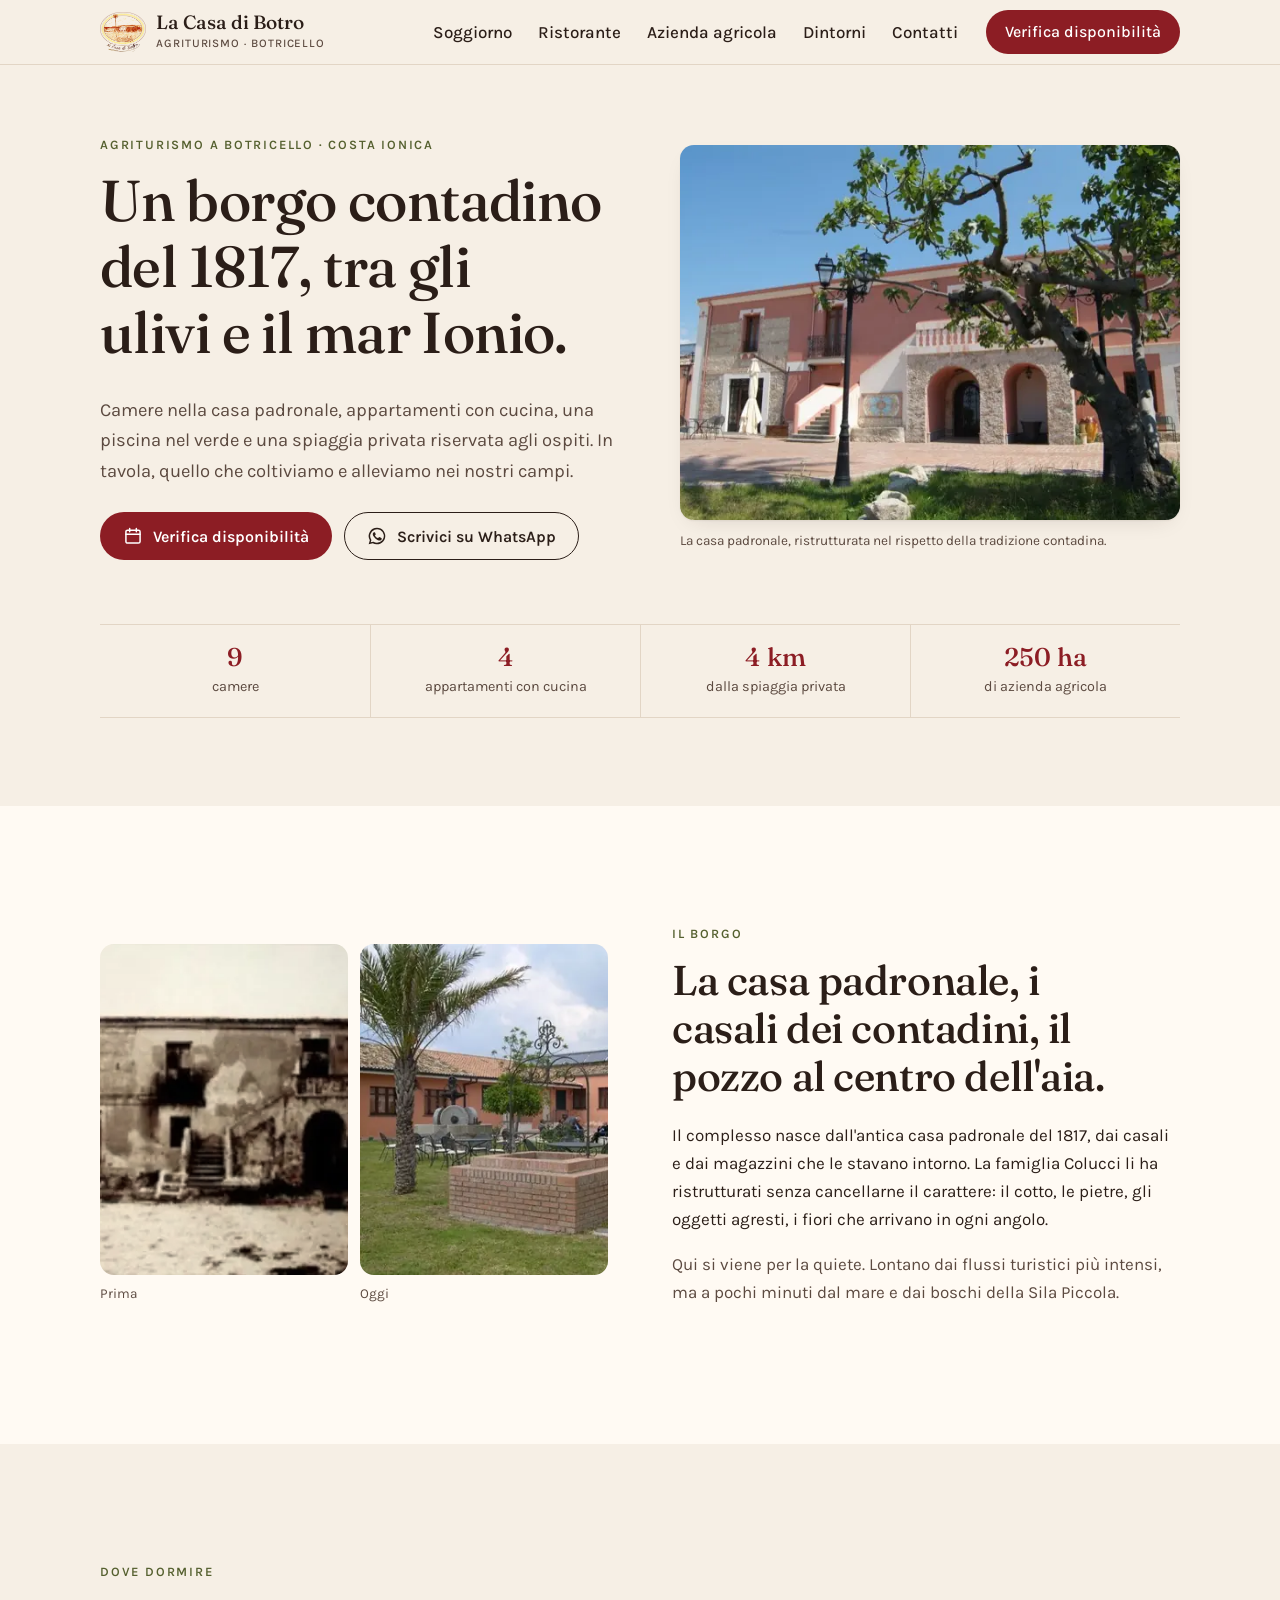
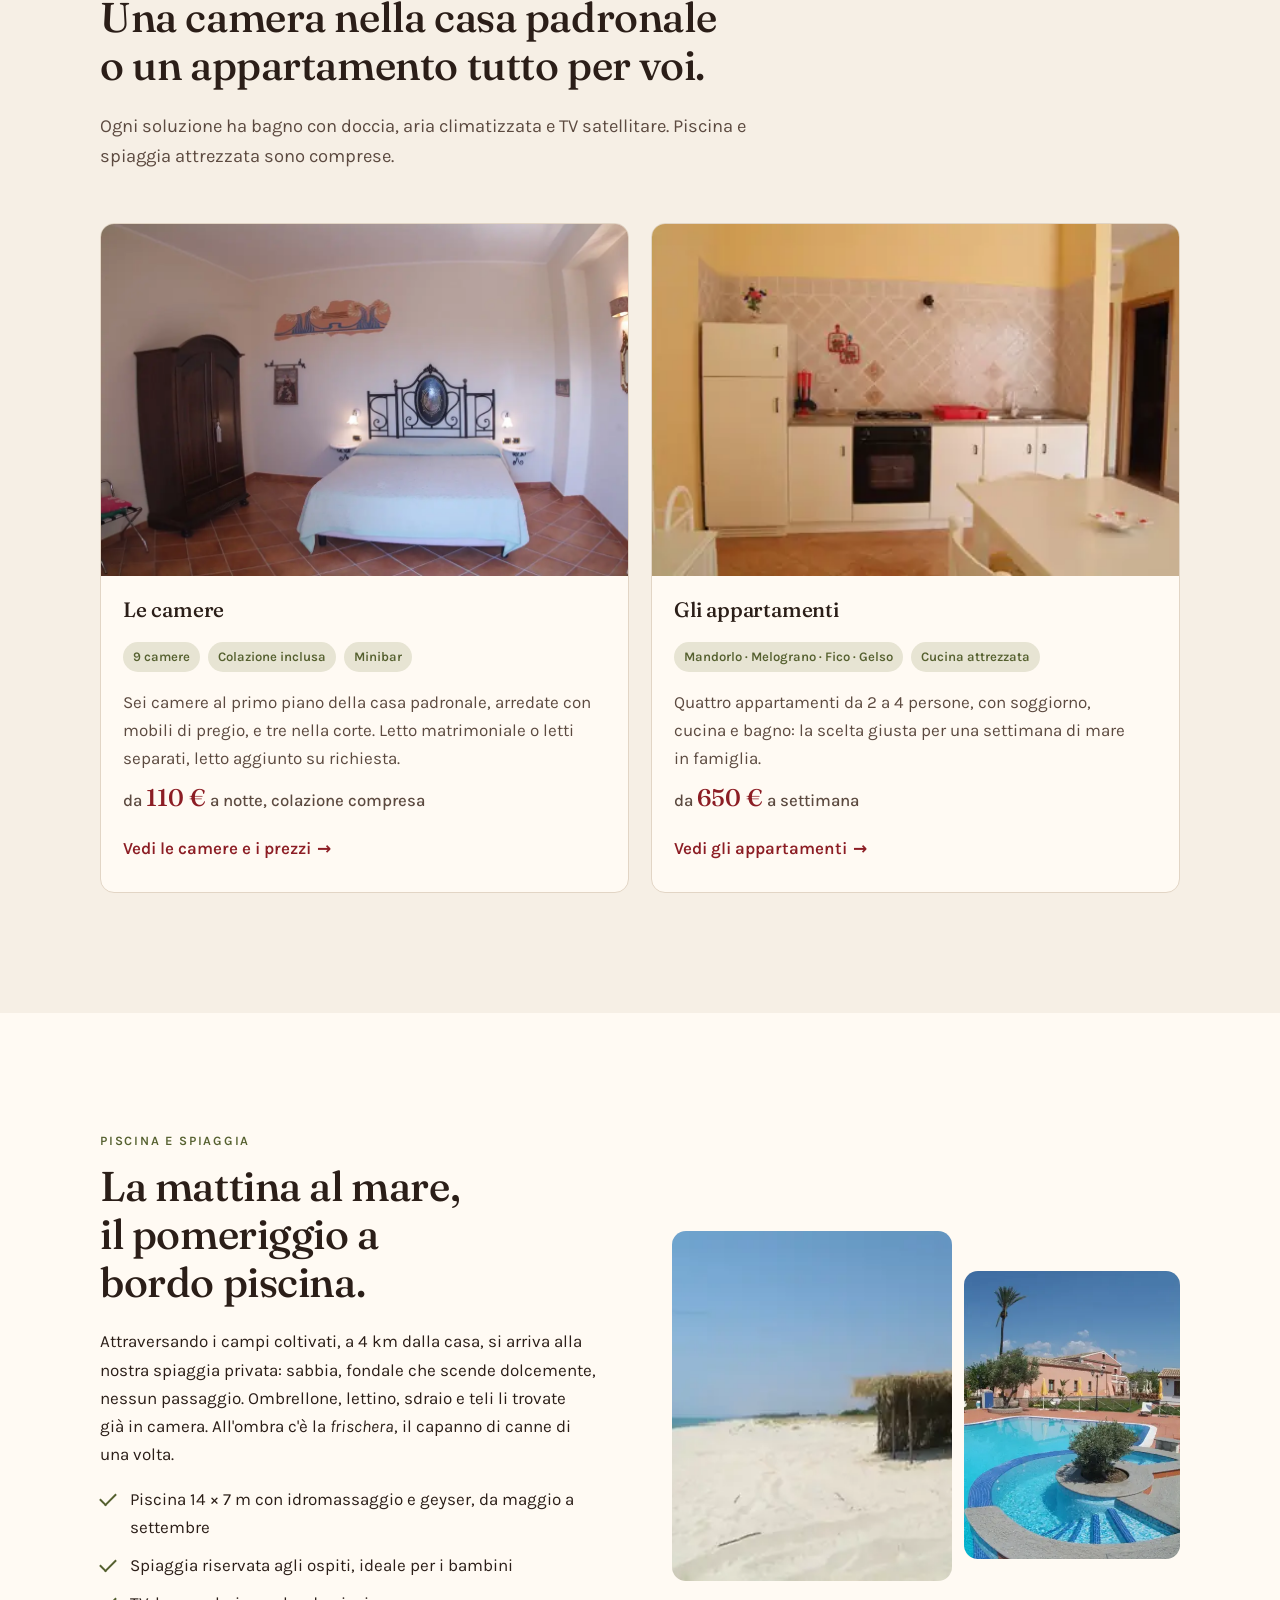
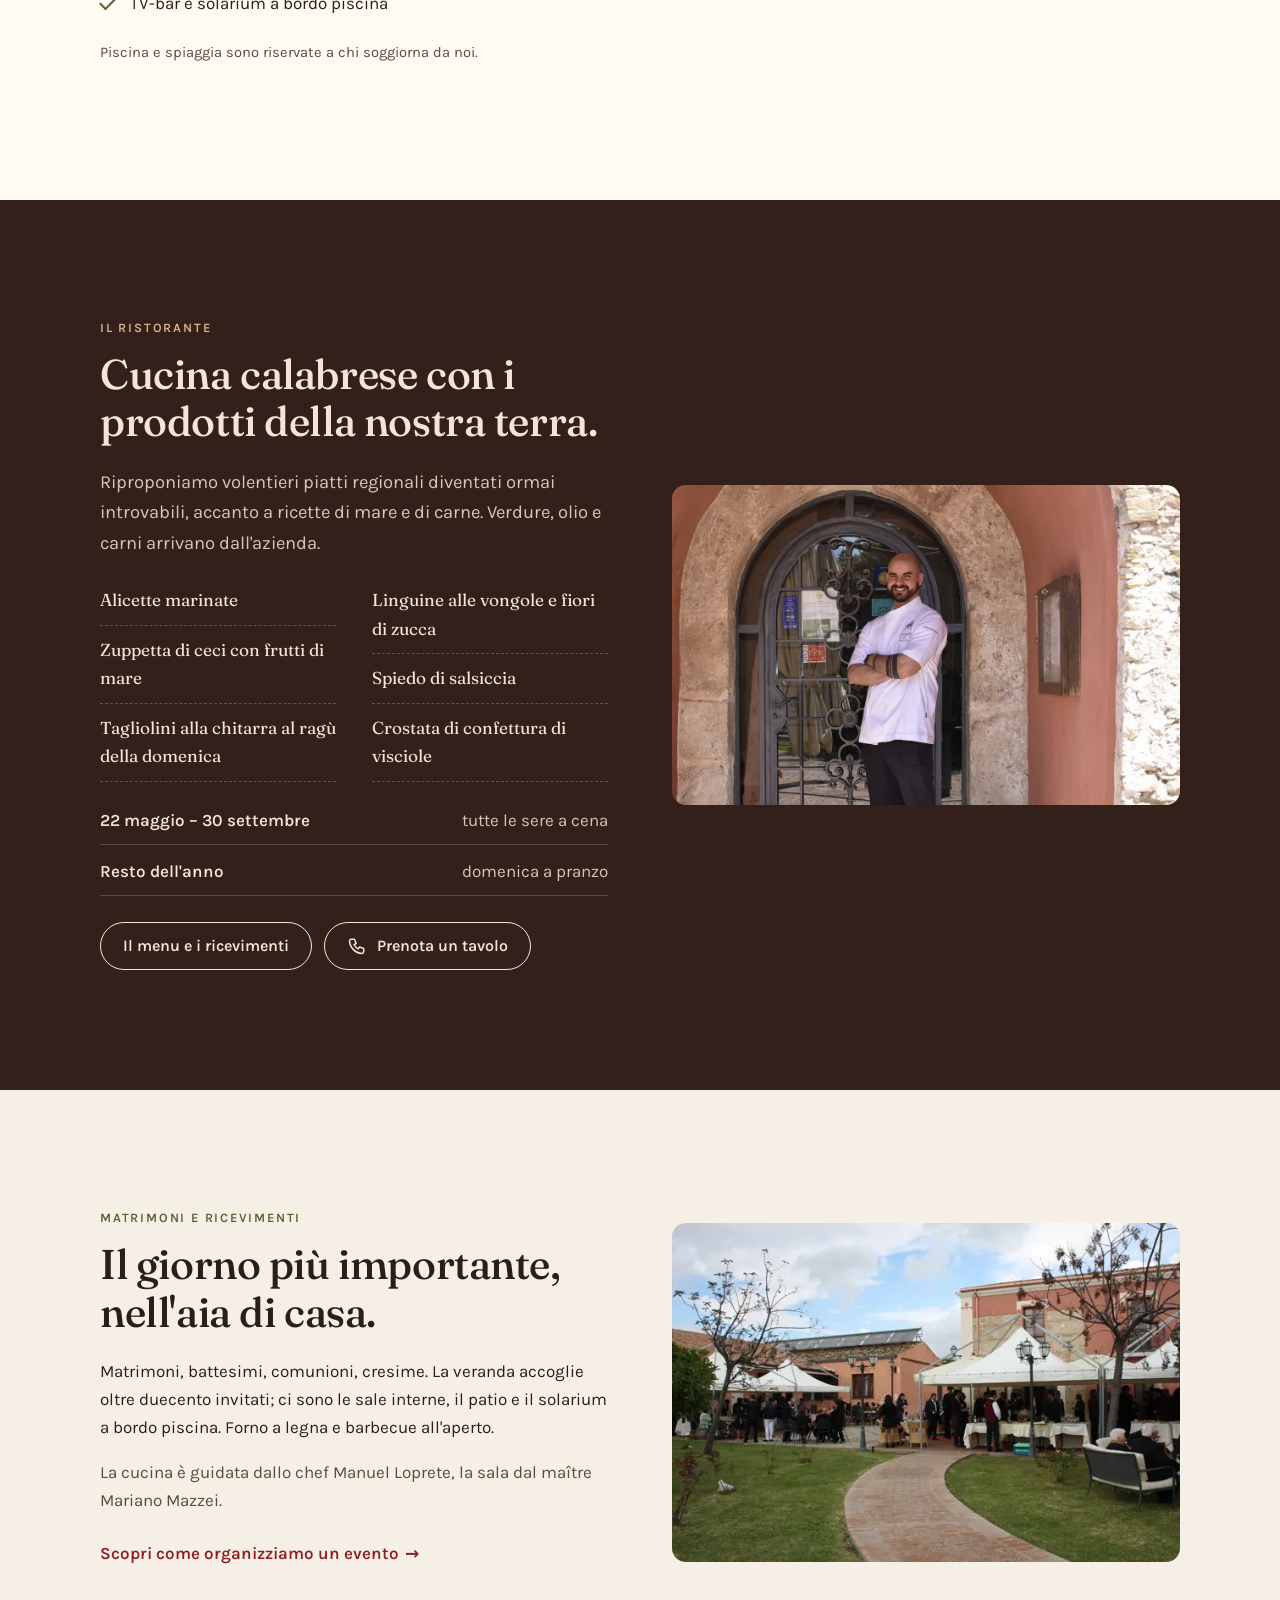
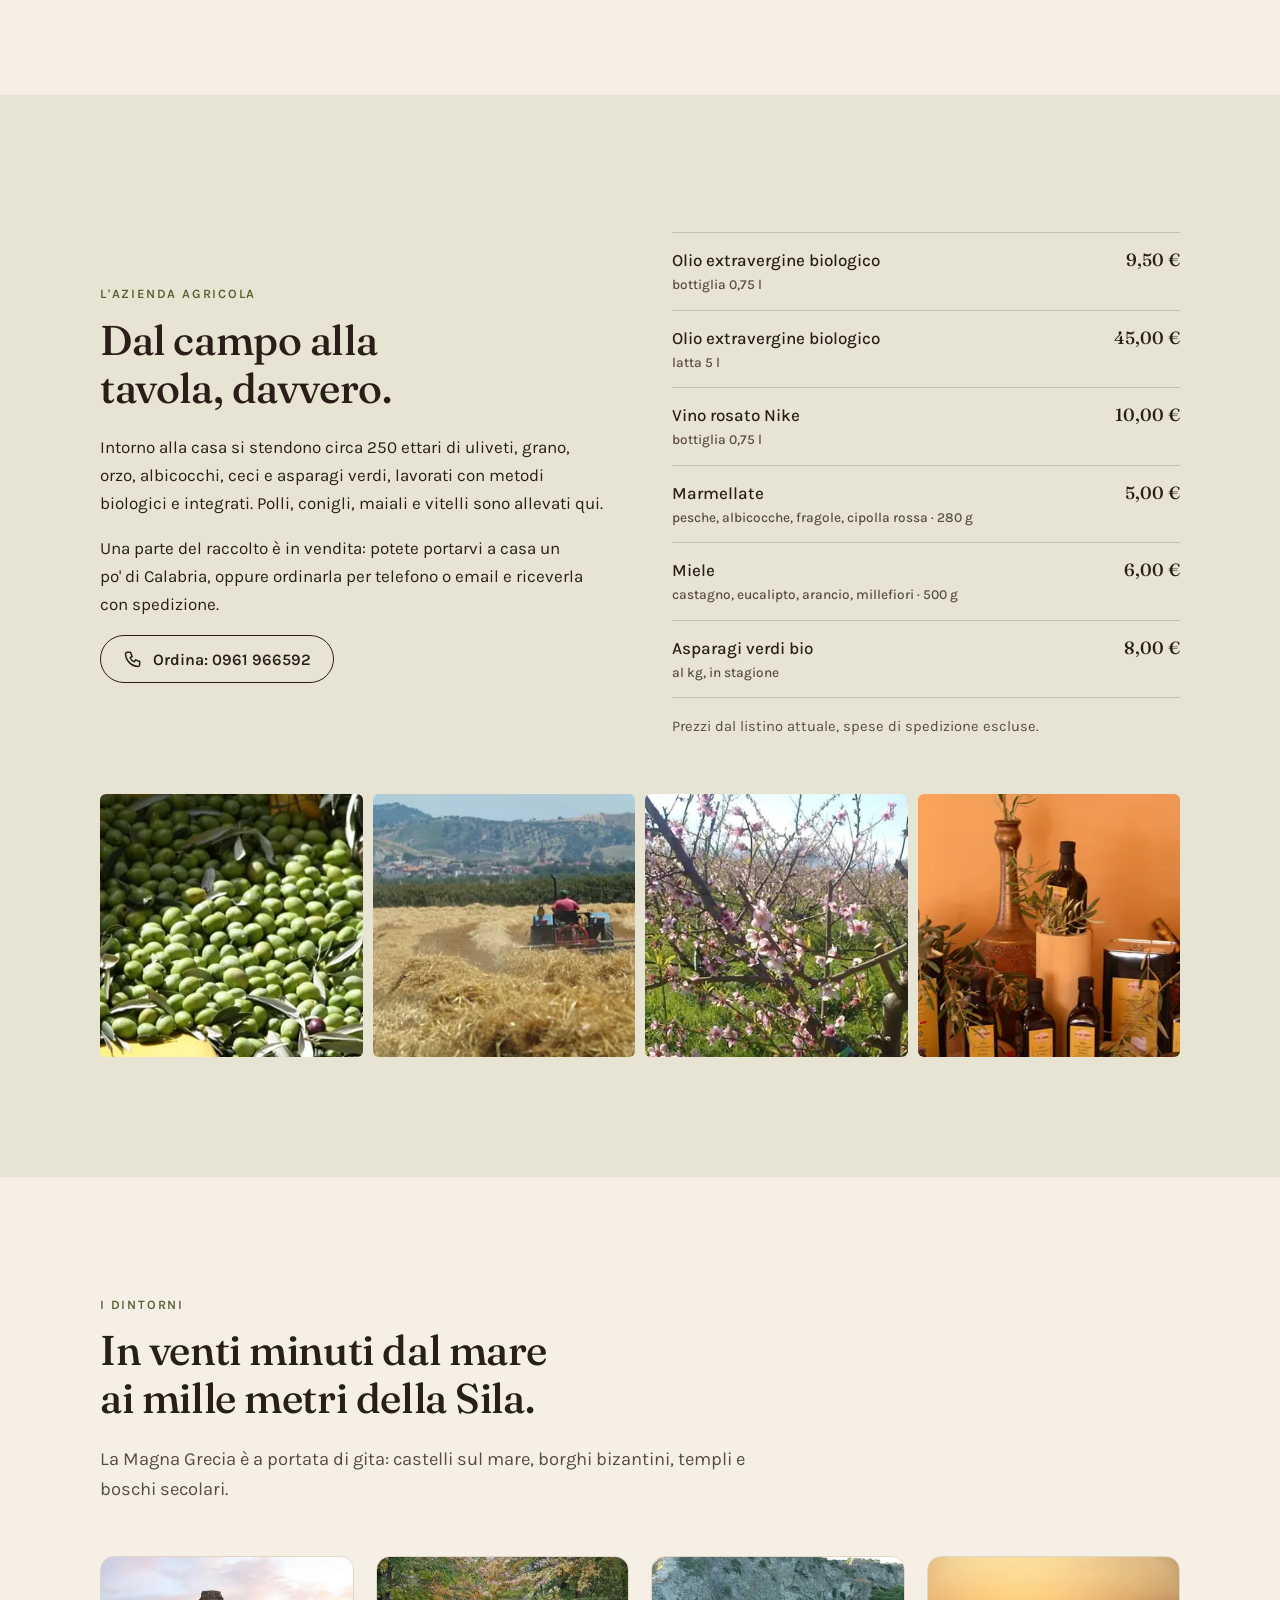
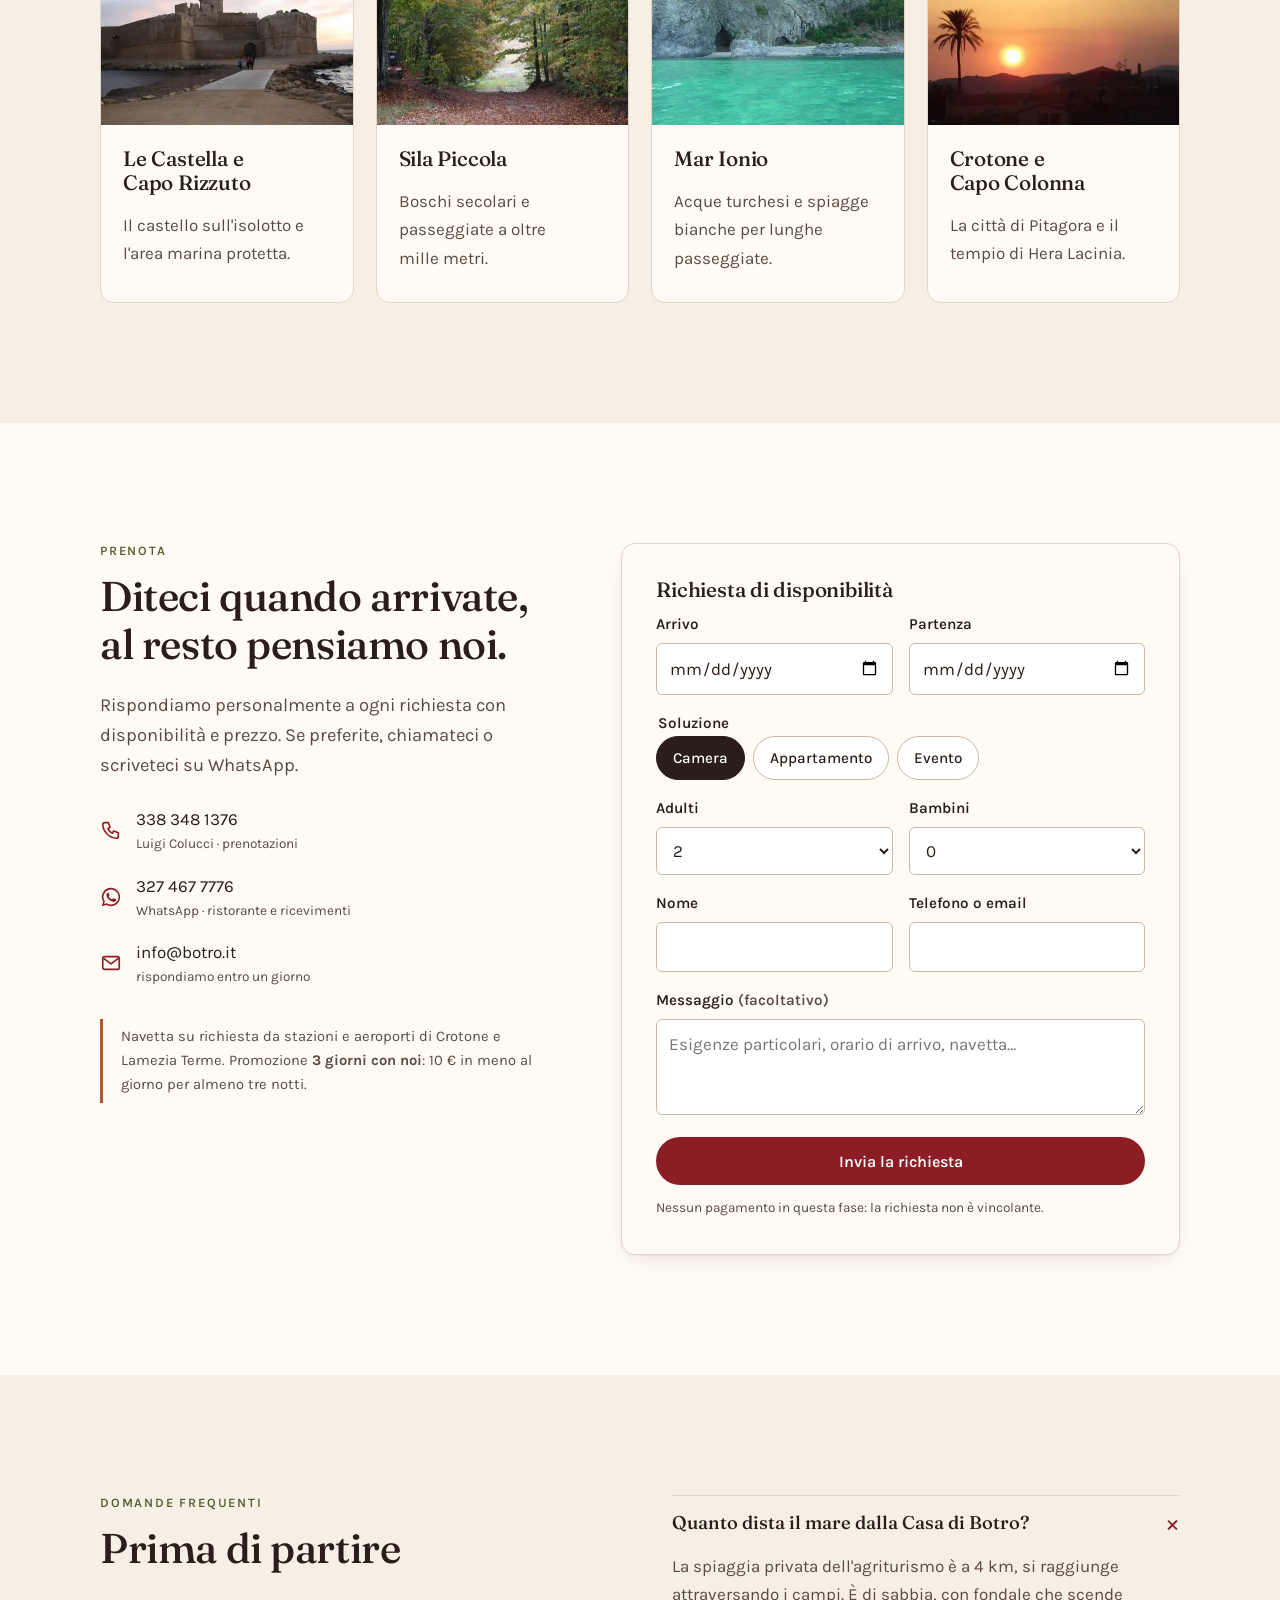
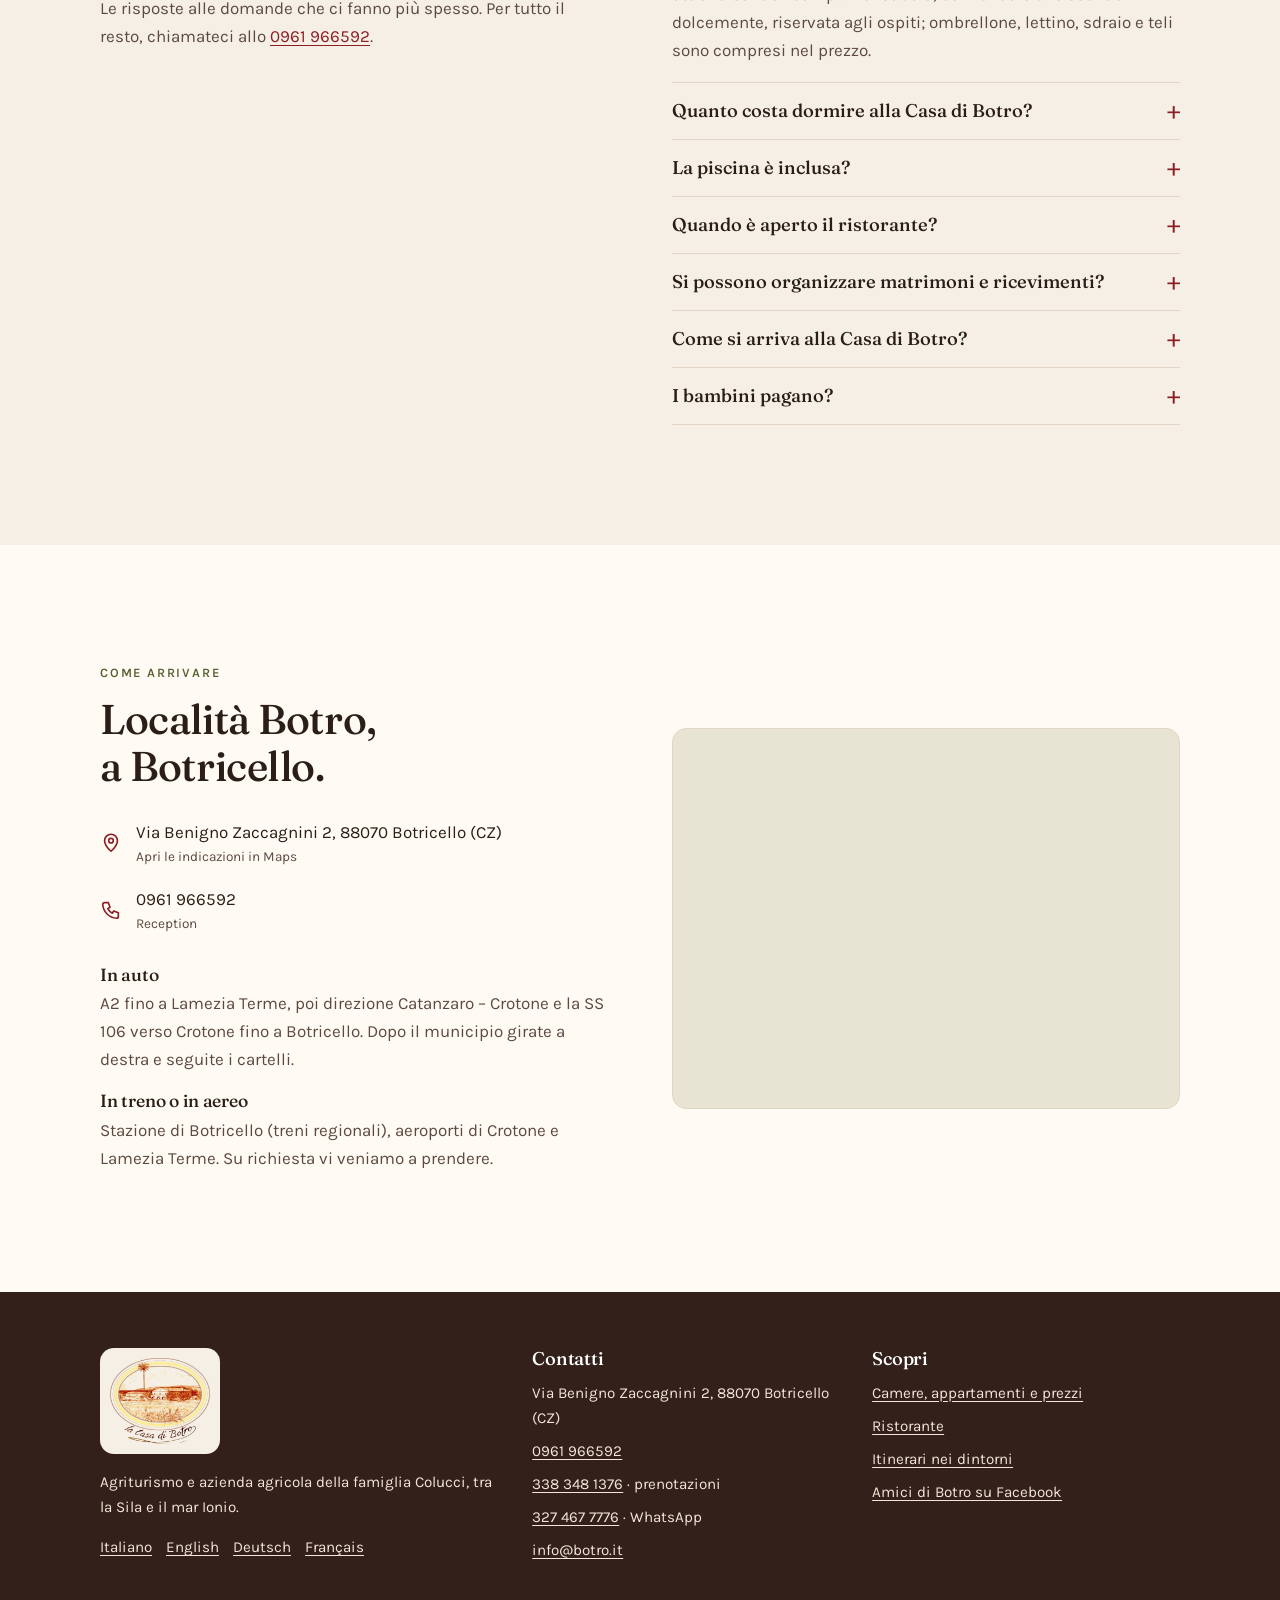
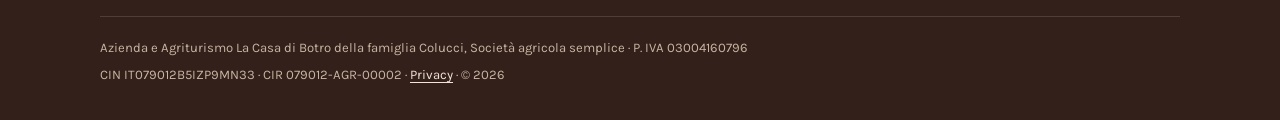
<file: index.html>
<!doctype html>
<html lang="it" class="no-js">
<head>
<meta charset="utf-8">
<meta name="viewport" content="width=device-width, initial-scale=1">
<meta name="robots" content="noindex">
<title>La Casa di Botro · Agriturismo a Botricello, mare Ionio e Sila</title>
<meta name="description" content="Agriturismo in un borgo contadino del 1817 a Botricello (CZ): camere e appartamenti, piscina, spiaggia privata, ristorante con i prodotti dell'azienda agricola.">
<!--seo-->
<link rel="canonical" href="https://fraspin02.github.io/la-casa-di-botro-bozza/">
<meta property="og:type" content="website">
<meta property="og:locale" content="it_IT">
<meta property="og:site_name" content="La Casa di Botro">
<meta property="og:title" content="La Casa di Botro · Agriturismo a Botricello, mare Ionio e Sila">
<meta property="og:description" content="Agriturismo in un borgo contadino del 1817 a Botricello (CZ): camere e appartamenti, piscina, spiaggia privata, ristorante con i prodotti dell'azienda agricola.">
<meta property="og:url" content="https://fraspin02.github.io/la-casa-di-botro-bozza/">
<meta property="og:image" content="https://fraspin02.github.io/la-casa-di-botro-bozza/img/og.jpg">
<meta property="og:image:width" content="1200">
<meta property="og:image:height" content="630">
<meta property="og:image:alt" content="La casa padronale della Casa di Botro a Botricello">
<meta name="twitter:card" content="summary_large_image">
<meta name="geo.region" content="IT-CZ">
<meta name="geo.placename" content="Botricello">
<meta name="geo.position" content="38.93079;16.85526">
<meta name="ICBM" content="38.93079, 16.85526">
<!--/seo-->
<meta name="theme-color" content="#f6efe5">
<link rel="icon" href="favicon.png">
<link rel="preconnect" href="https://fonts.googleapis.com">
<link rel="preconnect" href="https://fonts.gstatic.com" crossorigin>
<link rel="stylesheet" href="https://fonts.googleapis.com/css2?family=Fraunces:opsz,wght@9..144,400;9..144,500&family=Karla:wght@400;500;600&display=swap">
<link rel="preload" as="image" href="img/casa.webp" imagesrcset="img/casa-s.webp 480w, img/casa.webp 640w" imagesizes="(min-width: 860px) 48vw, 100vw">
<link rel="stylesheet" href="style.css">
<script type="application/ld+json">
{
  "@context": "https://schema.org",
  "@graph": [
    {
      "@type": ["LodgingBusiness", "LocalBusiness"],
      "@id": "https://fraspin02.github.io/la-casa-di-botro-bozza/#agriturismo",
      "name": "La Casa di Botro",
      "alternateName": "Agriturismo La Casa di Botro",
      "description": "Agriturismo e azienda agricola della famiglia Colucci a Botricello (CZ), in un borgo rurale con casa padronale del 1817: 9 camere, 4 appartamenti, piscina con idromassaggio, spiaggia privata a 4 km e ristorante di cucina calabrese.",
      "url": "https://fraspin02.github.io/la-casa-di-botro-bozza/",
      "image": ["https://fraspin02.github.io/la-casa-di-botro-bozza/img/og.jpg", "https://fraspin02.github.io/la-casa-di-botro-bozza/img/camera-suite.webp", "https://fraspin02.github.io/la-casa-di-botro-bozza/img/piscina.webp"],
      "logo": "https://fraspin02.github.io/la-casa-di-botro-bozza/img/logo.webp",
      "telephone": "+39 0961 966592",
      "email": "info@botro.it",
      "address": {"@type": "PostalAddress", "streetAddress": "Via Benigno Zaccagnini 2", "postalCode": "88070", "addressLocality": "Botricello", "addressRegion": "CZ", "addressCountry": "IT"},
      "geo": {"@type": "GeoCoordinates", "latitude": 38.93079, "longitude": 16.85526},
      "hasMap": "https://www.google.com/maps/dir/?api=1&destination=38.93079,16.85526",
      "priceRange": "110–240 € a notte per camera, 650–1.200 € a settimana per appartamento",
      "currenciesAccepted": "EUR",
      "numberOfRooms": 13,
      "award": "Marchio Ospitalità Italiana (Isnart)",
      "amenityFeature": [
        {"@type": "LocationFeatureSpecification", "name": "Piscina con idromassaggio e geyser", "value": true},
        {"@type": "LocationFeatureSpecification", "name": "Spiaggia privata attrezzata", "value": true},
        {"@type": "LocationFeatureSpecification", "name": "Ristorante", "value": true},
        {"@type": "LocationFeatureSpecification", "name": "Aria condizionata", "value": true},
        {"@type": "LocationFeatureSpecification", "name": "Parcheggio privato", "value": true},
        {"@type": "LocationFeatureSpecification", "name": "Navetta da stazioni e aeroporti", "value": true},
        {"@type": "LocationFeatureSpecification", "name": "Ascensore e accessibilità senza barriere", "value": true},
        {"@type": "LocationFeatureSpecification", "name": "Internet point", "value": true}
      ],
      "containedInPlace": {"@type": "City", "name": "Botricello"},
      "sameAs": ["https://www.botro.it/", "https://www.facebook.com/group.php?gid=57984492668"],
      "vatID": "IT03004160796"
    },
    {
      "@type": "Restaurant",
      "@id": "https://fraspin02.github.io/la-casa-di-botro-bozza/#ristorante",
      "name": "Ristorante La Casa di Botro",
      "servesCuisine": ["Calabrese", "Mediterranea"],
      "acceptsReservations": true,
      "menu": "https://fraspin02.github.io/la-casa-di-botro-bozza/tavola.html#menu",
      "telephone": "+39 0961 966592",
      "address": {"@type": "PostalAddress", "streetAddress": "Via Benigno Zaccagnini 2", "postalCode": "88070", "addressLocality": "Botricello", "addressRegion": "CZ", "addressCountry": "IT"},
      "geo": {"@type": "GeoCoordinates", "latitude": 38.93079, "longitude": 16.85526},
      "containedInPlace": {"@id": "https://fraspin02.github.io/la-casa-di-botro-bozza/#agriturismo"}
    },
    {
      "@type": "WebSite",
      "@id": "https://fraspin02.github.io/la-casa-di-botro-bozza/#sito",
      "url": "https://fraspin02.github.io/la-casa-di-botro-bozza/",
      "name": "La Casa di Botro",
      "inLanguage": "it-IT",
      "publisher": {"@id": "https://fraspin02.github.io/la-casa-di-botro-bozza/#agriturismo"}
    },
    {
      "@type": "FAQPage",
      "mainEntity": [
        {"@type": "Question", "name": "Quanto dista il mare dalla Casa di Botro?", "acceptedAnswer": {"@type": "Answer", "text": "La spiaggia privata dell'agriturismo è a 4 km, si raggiunge attraversando i campi. È di sabbia, con fondale che scende dolcemente, riservata agli ospiti; ombrellone, lettino, sdraio e teli sono compresi nel prezzo."}},
        {"@type": "Question", "name": "Quanto costa dormire alla Casa di Botro?", "acceptedAnswer": {"@type": "Answer", "text": "Le camere costano da 110 a 240 € a notte per camera, colazione compresa, secondo tipo di camera e stagione. Gli appartamenti con cucina costano da 650 a 1.200 € a settimana. Con la promozione 3 giorni con noi, da tre notti in su, si risparmiano 10 € al giorno."}},
        {"@type": "Question", "name": "La piscina è inclusa?", "acceptedAnswer": {"@type": "Answer", "text": "Sì. La piscina di 14 × 7 metri con idromassaggio e geyser è aperta da maggio a settembre ed è riservata a chi soggiorna in camere e appartamenti."}},
        {"@type": "Question", "name": "Quando è aperto il ristorante?", "acceptedAnswer": {"@type": "Answer", "text": "Dal 22 maggio al 30 settembre il ristorante è aperto tutte le sere a cena; nel resto dell'anno la domenica a pranzo. Banchetti e cerimonie su richiesta tutto l'anno. La cucina è calabrese e mediterranea, con i prodotti dell'azienda agricola."}},
        {"@type": "Question", "name": "Si possono organizzare matrimoni e ricevimenti?", "acceptedAnswer": {"@type": "Answer", "text": "Sì: matrimoni, battesimi, comunioni e cresime. La veranda accoglie oltre 200 invitati, con sale interne climatizzate, patio, solarium a bordo piscina, forno a legna e barbecue."}},
        {"@type": "Question", "name": "Come si arriva alla Casa di Botro?", "acceptedAnswer": {"@type": "Answer", "text": "L'agriturismo è in via Benigno Zaccagnini 2 a Botricello (CZ), sulla costa ionica tra Catanzaro e Crotone, lungo la SS 106. Gli aeroporti più vicini sono Crotone e Lamezia Terme; su richiesta c'è una navetta da stazioni e aeroporti (Crotone 40 €, Lamezia Terme 65 € per tratta fino a 3 persone)."}},
        {"@type": "Question", "name": "I bambini pagano?", "acceptedAnswer": {"@type": "Answer", "text": "Fino a 2 anni, in culla o letto aggiunto, i bambini sono gratis. Nelle camere il letto aggiunto oltre i 2 anni costa 30 € al giorno; negli appartamenti da 50 a 200 € a settimana secondo età e stagione."}}
      ]
    }
  ]
}
</script>
</head>
<body>
<svg width="0" height="0" style="position:absolute" aria-hidden="true">
  <symbol id="i-phone" viewBox="0 0 24 24"><path fill="none" stroke="currentColor" stroke-width="1.8" stroke-linecap="round" stroke-linejoin="round" d="M5 4h4l2 5-2.5 1.5a11 11 0 0 0 5 5L15 13l5 2v4a2 2 0 0 1-2 2A16 16 0 0 1 3 6a2 2 0 0 1 2-2"/></symbol>
  <symbol id="i-wa" viewBox="0 0 24 24"><path fill="currentColor" d="M12 2a10 10 0 0 0-8.6 15.1L2 22l5-1.3A10 10 0 1 0 12 2m0 18.2a8.2 8.2 0 0 1-4.2-1.2l-.3-.2-3 .8.8-2.9-.2-.3A8.2 8.2 0 1 1 12 20.2m4.5-6.1c-.2-.1-1.5-.7-1.7-.8s-.4-.1-.6.1-.7.8-.8 1-.3.2-.5.1a6.7 6.7 0 0 1-3.3-2.9c-.3-.4.3-.4.8-1.4.1-.2 0-.3 0-.5l-.8-1.8c-.2-.5-.4-.4-.6-.4h-.5a1 1 0 0 0-.7.3 3 3 0 0 0-.9 2.2 5.2 5.2 0 0 0 1.1 2.7 11.8 11.8 0 0 0 4.5 4c1.7.7 2.3.8 3.2.6a2.7 2.7 0 0 0 1.8-1.2 2.2 2.2 0 0 0 .1-1.3c0-.1-.2-.2-.4-.3"/></symbol>
  <symbol id="i-cal" viewBox="0 0 24 24"><g fill="none" stroke="currentColor" stroke-width="1.8" stroke-linecap="round"><rect x="3.5" y="5" width="17" height="15.5" rx="2"/><path d="M3.5 10h17M8 3v4M16 3v4"/></g></symbol>
  <symbol id="i-pin" viewBox="0 0 24 24"><g fill="none" stroke="currentColor" stroke-width="1.8"><path d="M12 21s-7-6.2-7-11.5a7 7 0 0 1 14 0C19 14.8 12 21 12 21z"/><circle cx="12" cy="9.5" r="2.5"/></g></symbol>
  <symbol id="i-mail" viewBox="0 0 24 24"><g fill="none" stroke="currentColor" stroke-width="1.8" stroke-linejoin="round"><rect x="3" y="5" width="18" height="14" rx="2"/><path d="m4 7 8 6 8-6"/></g></symbol>
  <symbol id="i-menu" viewBox="0 0 24 24"><path fill="none" stroke="currentColor" stroke-width="1.8" stroke-linecap="round" d="M4 7h16M4 12h16M4 17h16"/></symbol>  <symbol id="i-close"viewBox="0 0 24 24"><path fill="none" stroke="currentColor" stroke-width="1.8" stroke-linecap="round" d="M6 6l12 12M18 6 6 18"/></symbol>
</svg>
<a class="skip" href="#main">Vai al contenuto</a>

<header class="site-header">
  <div class="wrap bar">
    <button class="nav-toggle" aria-expanded="false" aria-controls="nav" aria-label="Apri il menu"><svg class="i-open"><use href="#i-menu"/></svg><svg class="i-close"><use href="#i-close"/></svg></button>
    <a class="brand" href="index.html">
      <img src="img/logo.webp" alt="" width="46" height="40">
      <span>La Casa di Botro<small>Agriturismo · Botricello</small></span>
    </a>
    <a class="head-call" href="tel:+390961966592" aria-label="Chiama 0961 966592"><svg><use href="#i-phone"/></svg></a>
    <nav class="nav" id="nav" aria-label="Principale">
      <ul>
        <li><a href="soggiorno.html">Soggiorno</a></li>
        <li><a href="tavola.html">Ristorante</a></li>
        <li><a href="index.html#azienda">Azienda agricola</a></li>
        <li><a href="dintorni.html">Dintorni</a></li>
        <li><a href="index.html#contatti">Contatti</a></li>
      </ul>
      <a class="btn btn-primary" href="index.html#prenota">Verifica disponibilità</a>
      <div class="nav-contacts">
        <a href="tel:+390961966592"><svg><use href="#i-phone"/></svg>0961 966592</a>
        <a href="https://wa.me/393274677776"><svg><use href="#i-wa"/></svg>WhatsApp 327 467 7776</a>
        <a href="https://www.google.com/maps/dir/?api=1&amp;destination=38.93079,16.85526"><svg><use href="#i-pin"/></svg>Via B. Zaccagnini 2, Botricello</a>
      </div>
    </nav>
  </div>
</header>

<main id="main">

<section class="hero">
  <div class="wrap">
    <div class="hero-grid">
      <div class="hero-text">
        <p class="eyebrow">Agriturismo a Botricello · Costa Ionica</p>
        <h1>Un borgo contadino del 1817, tra gli ulivi e il mar Ionio.</h1>
        <p class="lead">Camere nella casa padronale, appartamenti con cucina, una piscina nel verde e una spiaggia privata riservata agli ospiti. In tavola, quello che coltiviamo e alleviamo nei nostri campi.</p>
        <div class="actions">
          <a class="btn btn-primary" href="#prenota"><svg><use href="#i-cal"/></svg>Verifica disponibilità</a>
          <a class="btn btn-ghost" href="https://wa.me/393274677776"><svg><use href="#i-wa"/></svg>Scrivici su WhatsApp</a>
        </div>      </div>
      <figure class="hero-photo">
        <img src="img/casa.webp" srcset="img/casa-s.webp 480w, img/casa.webp 640w" sizes="(min-width: 860px) 48vw, 100vw" width="640" height="428" alt="La casa padronale della Casa di Botro, intonaco rosa e archi in pietra, con un grande albero nell'aia" fetchpriority="high">
        <figcaption>La casa padronale, ristrutturata nel rispetto della tradizione contadina.</figcaption>
      </figure>
    </div>

    <div class="facts" role="list">
      <div role="listitem"><strong>9</strong><span>camere</span></div>
      <div role="listitem"><strong>4</strong><span>appartamenti con cucina</span></div>
      <div role="listitem"><strong>4 km</strong><span>dalla spiaggia privata</span></div>
      <div role="listitem"><strong>250 ha</strong><span>di azienda agricola</span></div>
    </div>
  </div>
</section>

<section class="sec sec-alt" id="borgo">
  <div class="wrap split">
    <div class="then-now reveal">
      <figure>
        <img src="img/storica.webp" srcset="img/storica-s.webp 480w, img/storica.webp 600w" sizes="(min-width: 860px) 24vw, 46vw" width="600" height="448" alt="Foto d'epoca della casa padronale prima del restauro" loading="lazy">
        <figcaption>Prima</figcaption>
      </figure>
      <figure>
        <img src="img/aia.webp" srcset="img/aia-s.webp 480w, img/aia.webp 600w" sizes="(min-width: 860px) 24vw, 46vw" width="600" height="450" alt="L'aia oggi, con il prato, le palme e i casali ristrutturati" loading="lazy">
        <figcaption>Oggi</figcaption>
      </figure>
    </div>
    <div class="reveal">
      <p class="eyebrow">Il borgo</p>
      <h2>La casa padronale, i casali dei contadini, il pozzo al centro dell'aia.</h2>
      <p>Il complesso nasce dall'antica casa padronale del 1817, dai casali e dai magazzini che le stavano intorno. La famiglia Colucci li ha ristrutturati senza cancellarne il carattere: il cotto, le pietre, gli oggetti agresti, i fiori che arrivano in ogni angolo.</p>
      <p class="muted">Qui si viene per la quiete. Lontano dai flussi turistici più intensi, ma a pochi minuti dal mare e dai boschi della Sila Piccola.</p>
    </div>
  </div>
</section>

<section class="sec" id="dormire">
  <div class="wrap">
    <div class="sec-head reveal">
      <p class="eyebrow">Dove dormire</p>
      <h2>Una camera nella casa padronale o un appartamento tutto per voi.</h2>
      <p class="lead">Ogni soluzione ha bagno con doccia, aria climatizzata e TV satellitare. Piscina e spiaggia attrezzata sono comprese.</p>
    </div>
    <div class="cards c2">
      <article class="card reveal">
        <img src="img/camera-suite.webp" srcset="img/camera-suite-s.webp 480w, img/camera-suite.webp 1064w" sizes="(min-width: 700px) 50vw, 100vw" width="1064" height="712" alt="Camera matrimoniale con testiera in ferro battuto, armadio antico e pavimento in cotto" loading="lazy">
        <div class="card-body">
          <h3>Le camere</h3>
          <ul class="tags"><li>9 camere</li><li>Colazione inclusa</li><li>Minibar</li></ul>
          <p>Sei camere al primo piano della casa padronale, arredate con mobili di pregio, e tre nella corte. Letto matrimoniale o letti separati, letto aggiunto su richiesta.</p>
          <p class="price">da <b>110 €</b> a notte, colazione compresa</p>
          <a class="link-arrow" href="soggiorno.html#camere">Vedi le camere e i prezzi</a>
        </div>
      </article>
      <article class="card reveal">
        <img src="img/app-cucina.webp" width="412" height="269" alt="Cucina attrezzata di uno degli appartamenti, con tavolo e sedie bianche" loading="lazy">
        <div class="card-body">
          <h3>Gli appartamenti</h3>
          <ul class="tags"><li>Mandorlo · Melograno · Fico · Gelso</li><li>Cucina attrezzata</li></ul>
          <p>Quattro appartamenti da 2 a 4 persone, con soggiorno, cucina e bagno: la scelta giusta per una settimana di mare in famiglia.</p>
          <p class="price">da <b>650 €</b> a settimana</p>
          <a class="link-arrow" href="soggiorno.html#appartamenti">Vedi gli appartamenti</a>
        </div>
      </article>
    </div>
  </div>
</section>

<section class="sec sec-alt" id="mare">
  <div class="wrap split rev">
    <div class="duo reveal">
      <img src="img/spiaggia.webp" srcset="img/spiaggia-s.webp 480w, img/spiaggia.webp 600w" sizes="(min-width: 860px) 28vw, 56vw" width="600" height="401" alt="La spiaggia privata di sabbia chiara con la frischera, il capanno di canne" loading="lazy">
      <img src="img/piscina.webp" width="428" height="640" alt="La piscina con l'isola centrale e la casa sullo sfondo" loading="lazy">
    </div>
    <div class="reveal">
      <p class="eyebrow">Piscina e spiaggia</p>
      <h2>La mattina al mare, il pomeriggio a bordo piscina.</h2>
      <p>Attraversando i campi coltivati, a 4 km dalla casa, si arriva alla nostra spiaggia privata: sabbia, fondale che scende dolcemente, nessun passaggio. Ombrellone, lettino, sdraio e teli li trovate già in camera. All'ombra c'è la <em>frischera</em>, il capanno di canne di una volta.</p>
      <ul class="ticks">
        <li>Piscina 14 × 7 m con idromassaggio e geyser, da maggio a settembre</li>
        <li>Spiaggia riservata agli ospiti, ideale per i bambini</li>
        <li>TV-bar e solarium a bordo piscina</li>
      </ul>
      <p class="small muted">Piscina e spiaggia sono riservate a chi soggiorna da noi.</p>
    </div>
  </div>
</section>

<section class="sec sec-dark" id="tavola">
  <div class="wrap split">
    <div class="reveal">
      <p class="eyebrow">Il ristorante</p>
      <h2>Cucina calabrese con i prodotti della nostra terra.</h2>
      <p class="lead">Riproponiamo volentieri piatti regionali diventati ormai introvabili, accanto a ricette di mare e di carne. Verdure, olio e carni arrivano dall'azienda.</p>
      <ul class="menu-list">
        <li>Alicette marinate</li>
        <li>Zuppetta di ceci con frutti di mare</li>
        <li>Tagliolini alla chitarra al ragù della domenica</li>
        <li>Linguine alle vongole e fiori di zucca</li>
        <li>Spiedo di salsiccia</li>
        <li>Crostata di confettura di visciole</li>
      </ul>
      <dl class="hours">
        <div><dt>22 maggio – 30 settembre</dt><dd>tutte le sere a cena</dd></div>
        <div><dt>Resto dell'anno</dt><dd>domenica a pranzo</dd></div>
      </dl>
      <div class="actions">
        <a class="btn btn-light" href="tavola.html">Il menu e i ricevimenti</a>
        <a class="btn btn-light" href="tel:+390961966592"><svg><use href="#i-phone"/></svg>Prenota un tavolo</a>
      </div>
    </div>
    <div class="photo reveal">
      <img src="img/chef.webp" srcset="img/chef-s.webp 480w, img/chef.webp 1200w" sizes="(min-width: 860px) 46vw, 100vw" width="1200" height="756" alt="Lo chef Manuel Loprete sulla porta ad arco del ristorante" loading="lazy">
    </div>
  </div>
</section>

<section class="sec" id="ricevimenti">
  <div class="wrap split rev">
    <div class="photo reveal">
      <img src="img/ricevimento-giardino.webp" srcset="img/ricevimento-giardino-s.webp 480w, img/ricevimento-giardino.webp 600w" sizes="(min-width: 860px) 46vw, 100vw" width="600" height="400" alt="Ricevimento all'aperto nel giardino dell'agriturismo, con gazebo bianchi e ospiti" loading="lazy">
    </div>
    <div class="reveal">
      <p class="eyebrow">Matrimoni e ricevimenti</p>
      <h2>Il giorno più importante, nell'aia di casa.</h2>
      <p>Matrimoni, battesimi, comunioni, cresime. La veranda accoglie oltre duecento invitati; ci sono le sale interne, il patio e il solarium a bordo piscina. Forno a legna e barbecue all'aperto.</p>
      <p class="muted">La cucina è guidata dallo chef Manuel Loprete, la sala dal maître Mariano Mazzei.</p>
      <a class="link-arrow" href="tavola.html#ricevimenti">Scopri come organizziamo un evento</a>
    </div>
  </div>
</section>

<section class="sec sec-olive" id="azienda">
  <div class="wrap">
    <div class="split">
      <div class="reveal">
        <p class="eyebrow">L'azienda agricola</p>
        <h2>Dal campo alla tavola, davvero.</h2>
        <p>Intorno alla casa si stendono circa 250 ettari di uliveti, grano, orzo, albicocchi, ceci e asparagi verdi, lavorati con metodi biologici e integrati. Polli, conigli, maiali e vitelli sono allevati qui.</p>
        <p>Una parte del raccolto è in vendita: potete portarvi a casa un po' di Calabria, oppure ordinarla per telefono o email e riceverla con spedizione.</p>
        <div class="actions">
          <a class="btn btn-ghost" href="tel:+390961966592"><svg><use href="#i-phone"/></svg>Ordina: 0961 966592</a>
        </div>
      </div>
      <div class="reveal">
        <dl class="products">
          <div><dt>Olio extravergine biologico<small>bottiglia 0,75 l</small></dt><dd>9,50 €</dd></div>
          <div><dt>Olio extravergine biologico<small>latta 5 l</small></dt><dd>45,00 €</dd></div>
          <div><dt>Vino rosato Nike<small>bottiglia 0,75 l</small></dt><dd>10,00 €</dd></div>
          <div><dt>Marmellate<small>pesche, albicocche, fragole, cipolla rossa · 280 g</small></dt><dd>5,00 €</dd></div>
          <div><dt>Miele<small>castagno, eucalipto, arancio, millefiori · 500 g</small></dt><dd>6,00 €</dd></div>
          <div><dt>Asparagi verdi bio<small>al kg, in stagione</small></dt><dd>8,00 €</dd></div>
        </dl>
        <p class="small muted" style="margin-top:12px">Prezzi dal listino attuale, spese di spedizione escluse.</p>
      </div>
    </div>
    <div class="strip reveal">
      <img src="img/olive-s.webp" width="480" height="320" alt="Olive verdi appena raccolte" loading="lazy">
      <img src="img/grano-s.webp" width="480" height="321" alt="Trebbiatura del grano nei campi dell'azienda" loading="lazy">
      <img src="img/pesco-s.webp" width="480" height="360" alt="Alberi da frutto in fiore" loading="lazy">
      <img src="img/olio-s.webp" width="480" height="320" alt="Bottiglie dell'olio extravergine dell'azienda" loading="lazy">
    </div>
  </div>
</section>

<section class="sec" id="dintorni">
  <div class="wrap">
    <div class="sec-head reveal">
      <p class="eyebrow">I dintorni</p>
      <h2>In venti minuti dal mare ai mille metri della Sila.</h2>
      <p class="lead">La Magna Grecia è a portata di gita: castelli sul mare, borghi bizantini, templi e boschi secolari.</p>
    </div>
    <div class="cards c4">
      <a class="card reveal" href="dintorni.html#capo-rizzuto" style="text-decoration:none;color:inherit">
        <img src="img/le-castella-s.webp" width="480" height="320" alt="Il Castello Aragonese di Le Castella sul mare" loading="lazy">
        <div class="card-body"><h3>Le Castella e Capo Rizzuto</h3><p>Il castello sull'isolotto e l'area marina protetta.</p></div>
      </a>
      <a class="card reveal" href="dintorni.html#sila" style="text-decoration:none;color:inherit">
        <img src="img/sila-s.webp" width="480" height="319" alt="Sentiero nel bosco della Sila in autunno" loading="lazy">
        <div class="card-body"><h3>Sila Piccola</h3><p>Boschi secolari e passeggiate a oltre mille metri.</p></div>
      </a>
      <a class="card reveal" href="dintorni.html#mare" style="text-decoration:none;color:inherit">
        <img src="img/grotta-s.webp" width="480" height="360" alt="Acqua turchese davanti a una scogliera con una grotta" loading="lazy">
        <div class="card-body"><h3>Mar Ionio</h3><p>Acque turchesi e spiagge bianche per lunghe passeggiate.</p></div>
      </a>
      <a class="card reveal" href="dintorni.html#crotone" style="text-decoration:none;color:inherit">
        <img src="img/tramonto-s.webp" width="480" height="360" alt="Tramonto con una palma sulla costa" loading="lazy">
        <div class="card-body"><h3>Crotone e Capo Colonna</h3><p>La città di Pitagora e il tempio di Hera Lacinia.</p></div>
      </a>
    </div>
  </div>
</section>

<section class="sec sec-alt" id="prenota">
  <div class="wrap book">
    <div class="reveal">
      <p class="eyebrow">Prenota</p>
      <h2>Diteci quando arrivate, al resto pensiamo noi.</h2>
      <p class="lead">Rispondiamo personalmente a ogni richiesta con disponibilità e prezzo. Se preferite, chiamateci o scriveteci su WhatsApp.</p>
      <ul class="contact-list">
        <li><a href="tel:+393383481376"><svg><use href="#i-phone"/></svg><span>338 348 1376<small>Luigi Colucci · prenotazioni</small></span></a></li>
        <li><a href="https://wa.me/393274677776"><svg><use href="#i-wa"/></svg><span>327 467 7776<small>WhatsApp · ristorante e ricevimenti</small></span></a></li>
        <li><a href="mailto:info@botro.it"><svg><use href="#i-mail"/></svg><span>info@botro.it<small>rispondiamo entro un giorno</small></span></a></li>
      </ul>
      <p class="note small">Navetta su richiesta da stazioni e aeroporti di Crotone e Lamezia Terme. Promozione <strong>3 giorni con noi</strong>: 10 € in meno al giorno per almeno tre notti.</p>
    </div>
    <form class="form reveal" data-demo novalidate>
      <h3>Richiesta di disponibilità</h3>
      <div class="row r2">
        <div class="field"><label for="arrivo">Arrivo</label><input id="arrivo" name="arrivo" type="date" required></div>
        <div class="field"><label for="partenza">Partenza</label><input id="partenza" name="partenza" type="date" required></div>
      </div>
      <fieldset class="field">
        <legend>Soluzione</legend>
        <div class="seg">
          <label><input type="radio" name="tipo" value="camera" checked><span>Camera</span></label>
          <label><input type="radio" name="tipo" value="appartamento"><span>Appartamento</span></label>
          <label><input type="radio" name="tipo" value="evento"><span>Evento</span></label>
        </div>
      </fieldset>
      <div class="row r2">
        <div class="field"><label for="adulti">Adulti</label><select id="adulti" name="adulti"><option>1</option><option selected>2</option><option>3</option><option>4</option><option>5+</option></select></div>
        <div class="field"><label for="bambini">Bambini</label><select id="bambini" name="bambini"><option selected>0</option><option>1</option><option>2</option><option>3+</option></select></div>
      </div>
      <div class="row r2">
        <div class="field"><label for="nome">Nome</label><input id="nome" name="nome" autocomplete="name" required></div>
        <div class="field"><label for="tel">Telefono o email</label><input id="tel" name="tel" autocomplete="email" required></div>
      </div>
      <div class="field"><label for="msg">Messaggio <span class="muted">(facoltativo)</span></label><textarea id="msg" name="msg" placeholder="Esigenze particolari, orario di arrivo, navetta…"></textarea></div>
      <button class="btn btn-primary" type="submit">Invia la richiesta</button>
      <p class="form-ok" tabindex="-1" role="status">Grazie! Abbiamo ricevuto la richiesta: vi rispondiamo con disponibilità e prezzo entro un giorno.</p>
      <p class="form-note">Nessun pagamento in questa fase: la richiesta non è vincolante.</p>
    </form>
  </div>
</section>

<section class="sec" id="domande">
  <div class="wrap split" style="align-items:start">
    <div class="reveal">
      <p class="eyebrow">Domande frequenti</p>
      <h2>Prima di partire</h2>
      <p class="muted">Le risposte alle domande che ci fanno più spesso. Per tutto il resto, chiamateci allo <a href="tel:+390961966592">0961 966592</a>.</p>
    </div>
    <div class="faq reveal">
      <details open><summary>Quanto dista il mare dalla Casa di Botro?</summary><p>La spiaggia privata dell'agriturismo è a 4 km, si raggiunge attraversando i campi. È di sabbia, con fondale che scende dolcemente, riservata agli ospiti; ombrellone, lettino, sdraio e teli sono compresi nel prezzo.</p></details>
      <details><summary>Quanto costa dormire alla Casa di Botro?</summary><p>Le camere costano da 110 a 240 € a notte per camera, colazione compresa, secondo tipo di camera e stagione. Gli appartamenti con cucina costano da 650 a 1.200 € a settimana. Con la promozione 3 giorni con noi, da tre notti in su, si risparmiano 10 € al giorno.</p></details>
      <details><summary>La piscina è inclusa?</summary><p>Sì. La piscina di 14 × 7 metri con idromassaggio e geyser è aperta da maggio a settembre ed è riservata a chi soggiorna in camere e appartamenti.</p></details>
      <details><summary>Quando è aperto il ristorante?</summary><p>Dal 22 maggio al 30 settembre il ristorante è aperto tutte le sere a cena; nel resto dell'anno la domenica a pranzo. Banchetti e cerimonie su richiesta tutto l'anno. La cucina è calabrese e mediterranea, con i prodotti dell'azienda agricola.</p></details>
      <details><summary>Si possono organizzare matrimoni e ricevimenti?</summary><p>Sì: matrimoni, battesimi, comunioni e cresime. La veranda accoglie oltre 200 invitati, con sale interne climatizzate, patio, solarium a bordo piscina, forno a legna e barbecue.</p></details>
      <details><summary>Come si arriva alla Casa di Botro?</summary><p>L'agriturismo è in via Benigno Zaccagnini 2 a Botricello (CZ), sulla costa ionica tra Catanzaro e Crotone, lungo la SS 106. Gli aeroporti più vicini sono Crotone e Lamezia Terme; su richiesta c'è una navetta da stazioni e aeroporti (Crotone 40 €, Lamezia Terme 65 € per tratta fino a 3 persone).</p></details>
      <details><summary>I bambini pagano?</summary><p>Fino a 2 anni, in culla o letto aggiunto, i bambini sono gratis. Nelle camere il letto aggiunto oltre i 2 anni costa 30 € al giorno; negli appartamenti da 50 a 200 € a settimana secondo età e stagione.</p></details>
    </div>
  </div>
</section>

<section class="sec sec-alt" id="contatti">
  <div class="wrap split">
    <div class="reveal">
      <p class="eyebrow">Come arrivare</p>
      <h2>Località Botro, a Botricello.</h2>
      <ul class="contact-list">
        <li><a href="https://www.google.com/maps/dir/?api=1&amp;destination=38.93079,16.85526"><svg><use href="#i-pin"/></svg><span>Via Benigno Zaccagnini 2, 88070 Botricello (CZ)<small>Apri le indicazioni in Maps</small></span></a></li>
        <li><a href="tel:+390961966592"><svg><use href="#i-phone"/></svg><span>0961 966592<small>Reception</small></span></a></li>
      </ul>
      <div class="how">
        <div><h3>In auto</h3><p>A2 fino a Lamezia Terme, poi direzione Catanzaro – Crotone e la SS 106 verso Crotone fino a Botricello. Dopo il municipio girate a destra e seguite i cartelli.</p></div>
        <div><h3>In treno o in aereo</h3><p>Stazione di Botricello (treni regionali), aeroporti di Crotone e Lamezia Terme. Su richiesta vi veniamo a prendere.</p></div>
      </div>
    </div>
    <div class="map reveal">
      <iframe title="Mappa: La Casa di Botro a Botricello" loading="lazy" src="https://www.openstreetmap.org/export/embed.html?bbox=16.825%2C38.915%2C16.885%2C38.946&amp;layer=mapnik&amp;marker=38.93079%2C16.85526"></iframe>
    </div>
  </div>
</section>

</main>

<footer class="site-footer">
  <div class="wrap">
    <div class="foot-grid">
      <div>
        <img class="foot-logo" src="img/logo.webp" alt="Logo La Casa di Botro" width="120" height="104" loading="lazy">
        <p>Agriturismo e azienda agricola della famiglia Colucci, tra la Sila e il mar Ionio.</p>
        <p class="lang" aria-label="Lingue"><a href="#" aria-current="true">Italiano</a><a href="#">English</a><a href="#">Deutsch</a><a href="#">Français</a></p>
      </div>
      <div>
        <h2>Contatti</h2>
        <ul>
          <li>Via Benigno Zaccagnini 2, 88070 Botricello (CZ)</li>
          <li><a href="tel:+390961966592">0961 966592</a></li>
          <li><a href="tel:+393383481376">338 348 1376</a> · prenotazioni</li>
          <li><a href="https://wa.me/393274677776">327 467 7776</a> · WhatsApp</li>
          <li><a href="mailto:info@botro.it">info@botro.it</a></li>
        </ul>
      </div>
      <div>
        <h2>Scopri</h2>
        <ul>
          <li><a href="soggiorno.html">Camere, appartamenti e prezzi</a></li>
          <li><a href="tavola.html">Ristorante</a></li>
          <li><a href="dintorni.html">Itinerari nei dintorni</a></li>
          <li><a href="https://www.facebook.com/group.php?gid=57984492668">Amici di Botro su Facebook</a></li>
        </ul>
      </div>
    </div>
    <div class="legal">
      <p>Azienda e Agriturismo La Casa di Botro della famiglia Colucci, Società agricola semplice · P. IVA 03004160796</p>
      <p>CIN IT079012B5IZP9MN33 · CIR 079012-AGR-00002 · <a href="#">Privacy</a> · © <span id="anno">2026</span></p>
    </div>
  </div>
</footer>

<script src="main.js" defer></script>
</body>
</html>
</file>
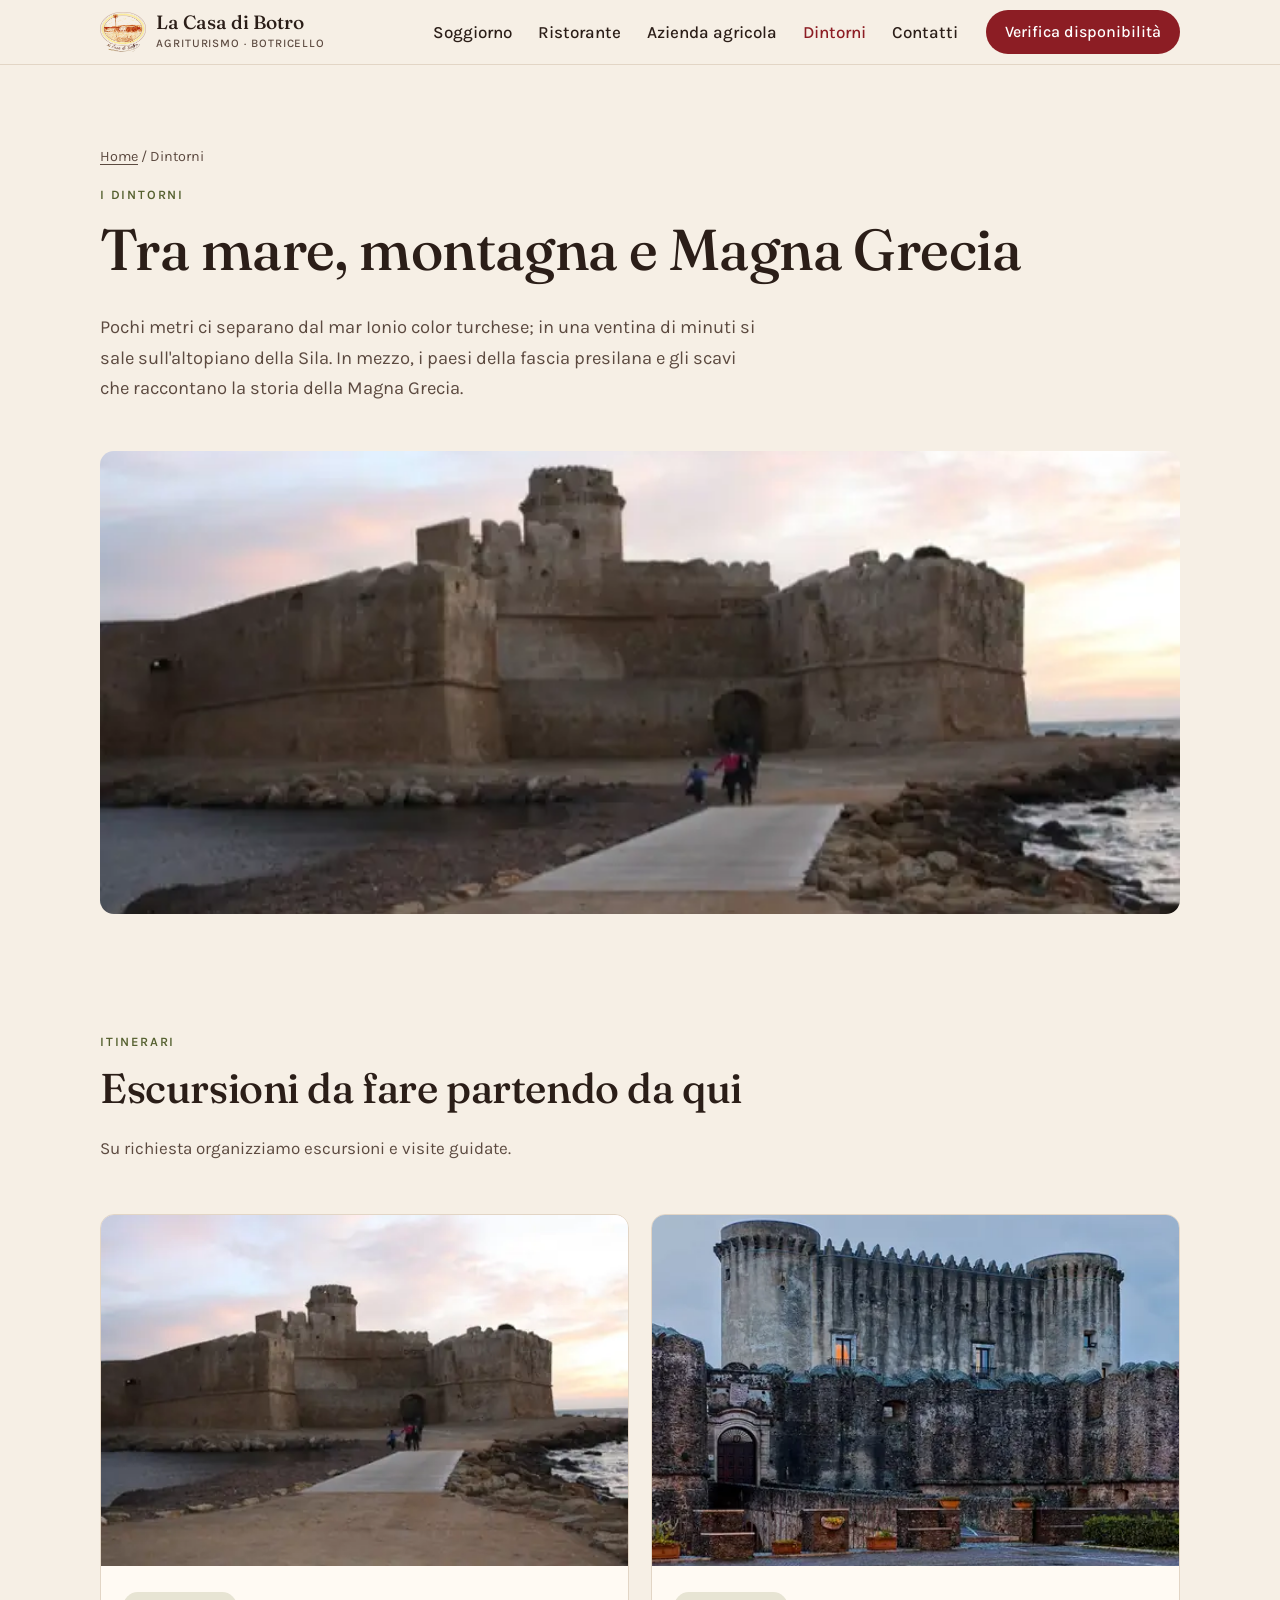
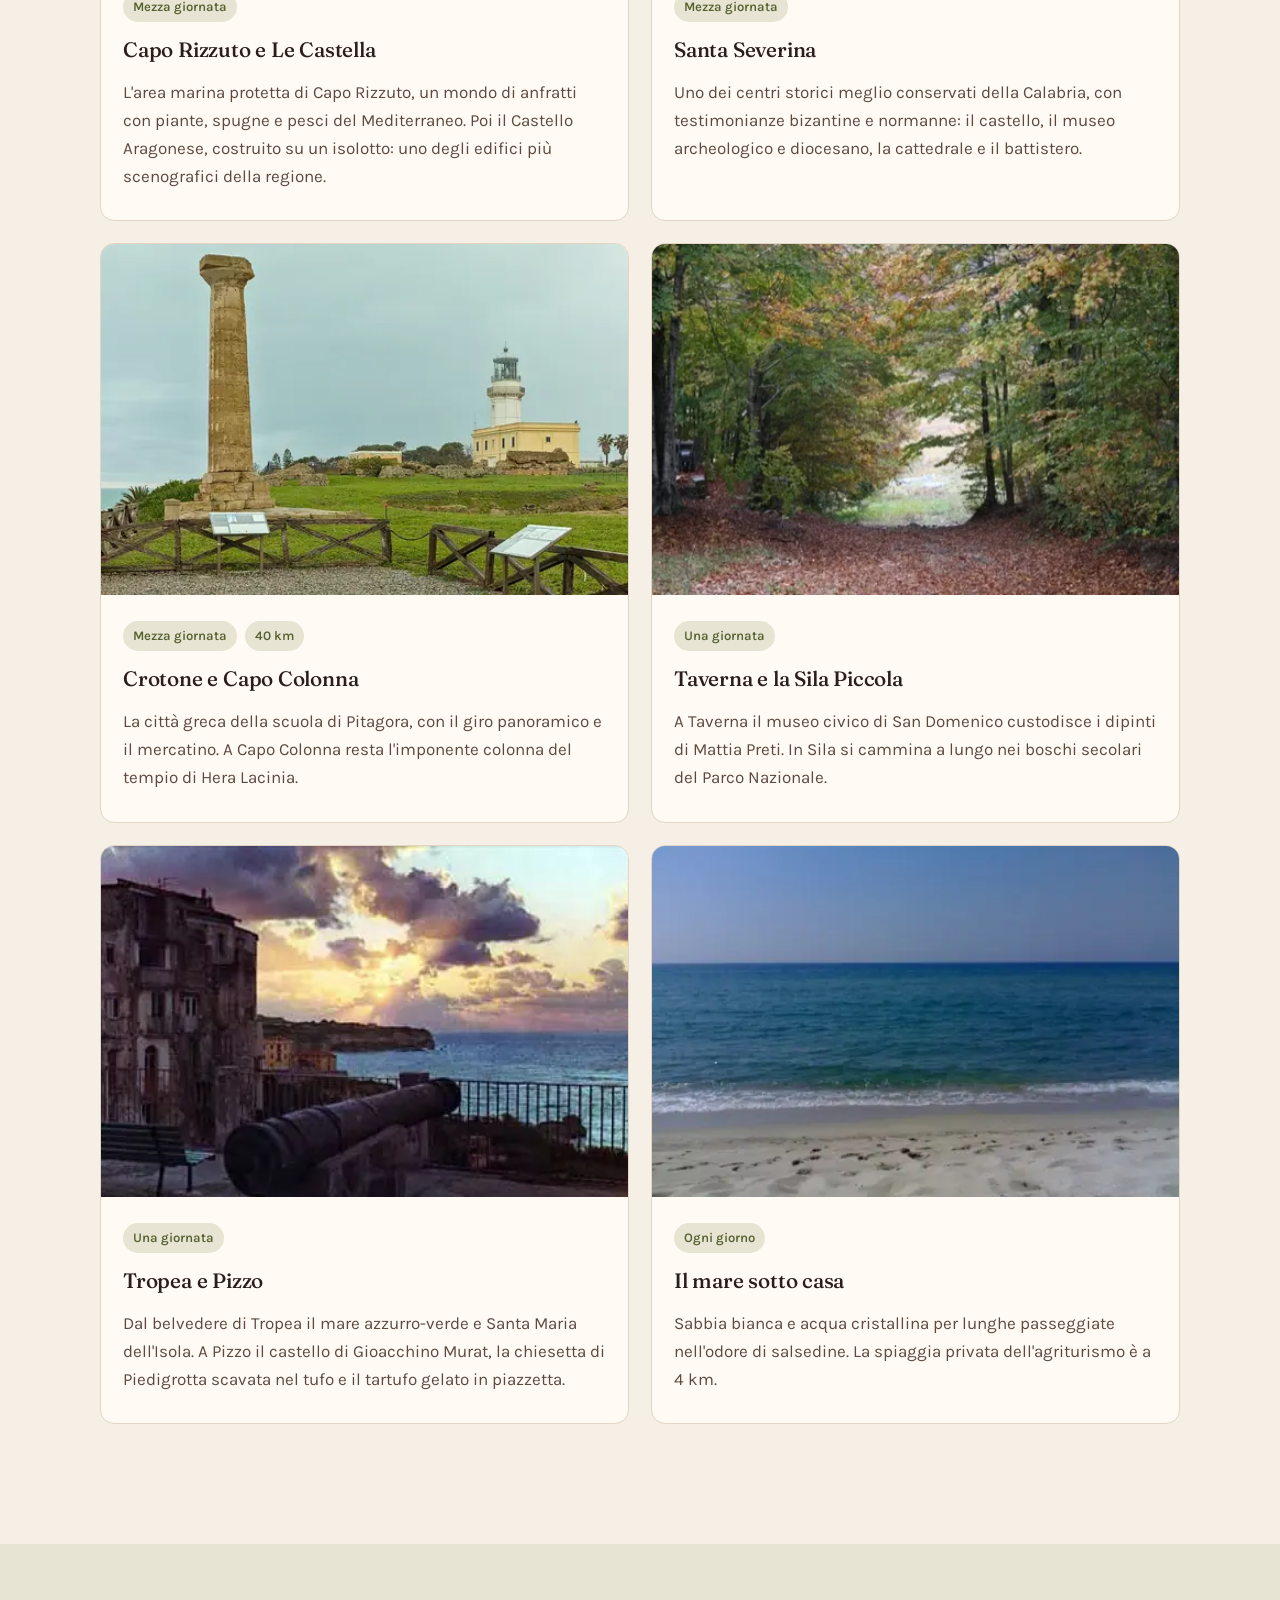
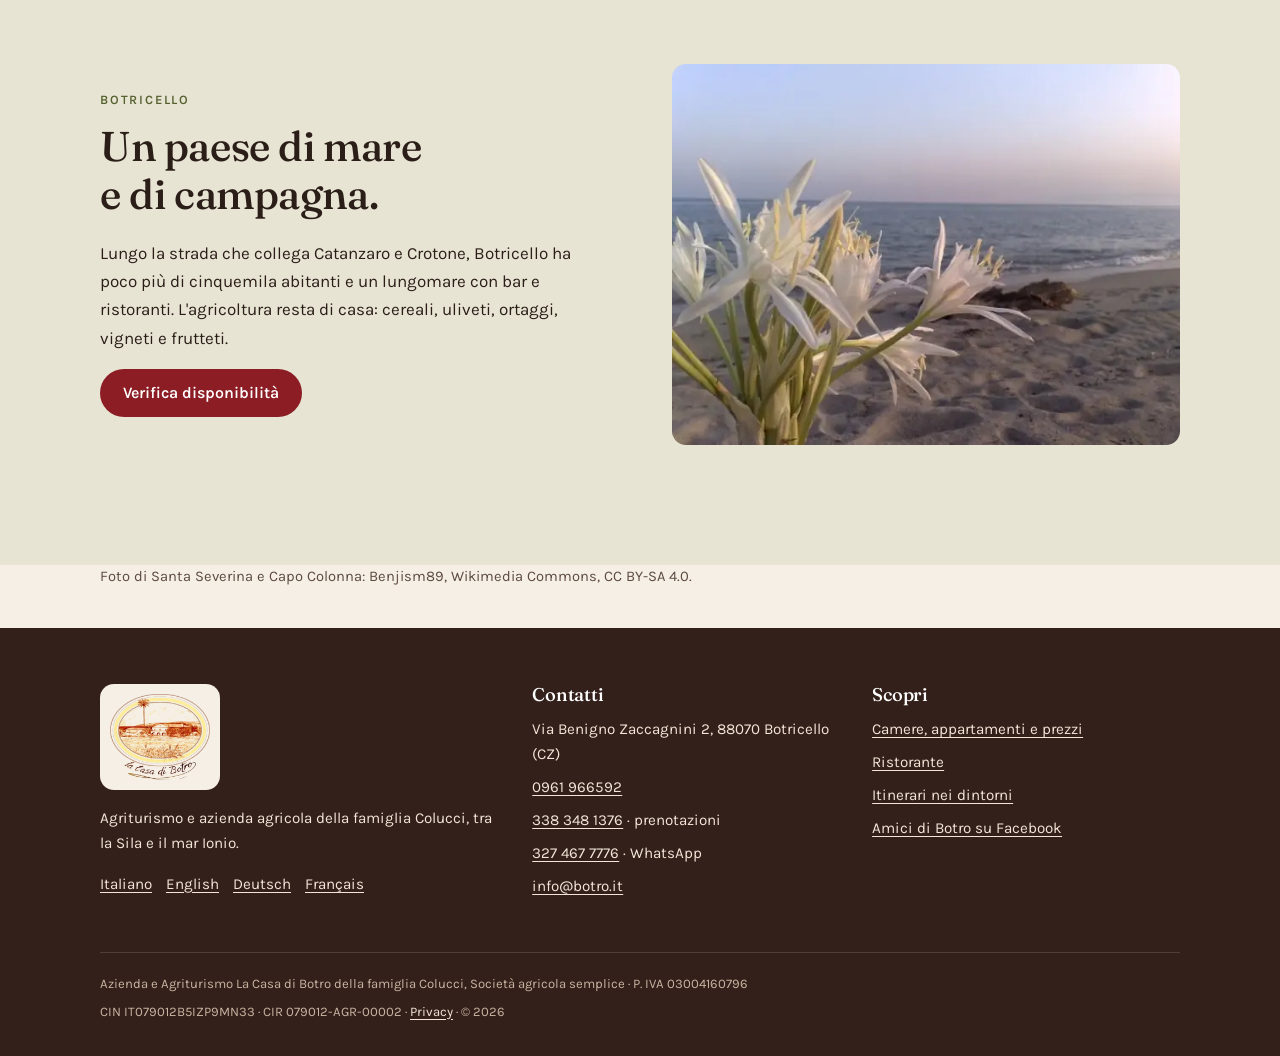
<file: dintorni.html>
<!doctype html>
<html lang="it" class="no-js">
<head>
<meta charset="utf-8">
<meta name="viewport" content="width=device-width, initial-scale=1">
<meta name="robots" content="noindex">
<title>Cosa vedere intorno a Botricello · La Casa di Botro</title>
<meta name="description" content="Itinerari dall'agriturismo La Casa di Botro: Le Castella e Capo Rizzuto, Santa Severina, Crotone e Capo Colonna, Sila Piccola, Tropea e Pizzo.">
<!--seo-->
<link rel="canonical" href="https://fraspin02.github.io/la-casa-di-botro-bozza/dintorni.html">
<meta property="og:type" content="website">
<meta property="og:locale" content="it_IT">
<meta property="og:site_name" content="La Casa di Botro">
<meta property="og:title" content="Cosa vedere intorno a Botricello · La Casa di Botro">
<meta property="og:description" content="Itinerari dall'agriturismo La Casa di Botro: Le Castella e Capo Rizzuto, Santa Severina, Crotone e Capo Colonna, Sila Piccola, Tropea e Pizzo.">
<meta property="og:url" content="https://fraspin02.github.io/la-casa-di-botro-bozza/dintorni.html">
<meta property="og:image" content="https://fraspin02.github.io/la-casa-di-botro-bozza/img/og.jpg">
<meta property="og:image:width" content="1200">
<meta property="og:image:height" content="630">
<meta property="og:image:alt" content="La casa padronale della Casa di Botro a Botricello">
<meta name="twitter:card" content="summary_large_image">
<meta name="geo.region" content="IT-CZ">
<meta name="geo.placename" content="Botricello">
<meta name="geo.position" content="38.93079;16.85526">
<meta name="ICBM" content="38.93079, 16.85526">
<!--/seo-->
<meta name="theme-color" content="#f6efe5">
<link rel="icon" href="favicon.png">
<link rel="preconnect" href="https://fonts.googleapis.com">
<link rel="preconnect" href="https://fonts.gstatic.com" crossorigin>
<link rel="stylesheet" href="https://fonts.googleapis.com/css2?family=Fraunces:opsz,wght@9..144,400;9..144,500&family=Karla:wght@400;500;600&display=swap">
<link rel="stylesheet" href="style.css">
</head>
<body>
<svg width="0" height="0" style="position:absolute" aria-hidden="true">
  <symbol id="i-phone" viewBox="0 0 24 24"><path fill="none" stroke="currentColor" stroke-width="1.8" stroke-linecap="round" stroke-linejoin="round" d="M5 4h4l2 5-2.5 1.5a11 11 0 0 0 5 5L15 13l5 2v4a2 2 0 0 1-2 2A16 16 0 0 1 3 6a2 2 0 0 1 2-2"/></symbol>
  <symbol id="i-wa" viewBox="0 0 24 24"><path fill="currentColor" d="M12 2a10 10 0 0 0-8.6 15.1L2 22l5-1.3A10 10 0 1 0 12 2m0 18.2a8.2 8.2 0 0 1-4.2-1.2l-.3-.2-3 .8.8-2.9-.2-.3A8.2 8.2 0 1 1 12 20.2m4.5-6.1c-.2-.1-1.5-.7-1.7-.8s-.4-.1-.6.1-.7.8-.8 1-.3.2-.5.1a6.7 6.7 0 0 1-3.3-2.9c-.3-.4.3-.4.8-1.4.1-.2 0-.3 0-.5l-.8-1.8c-.2-.5-.4-.4-.6-.4h-.5a1 1 0 0 0-.7.3 3 3 0 0 0-.9 2.2 5.2 5.2 0 0 0 1.1 2.7 11.8 11.8 0 0 0 4.5 4c1.7.7 2.3.8 3.2.6a2.7 2.7 0 0 0 1.8-1.2 2.2 2.2 0 0 0 .1-1.3c0-.1-.2-.2-.4-.3"/></symbol>
  <symbol id="i-cal" viewBox="0 0 24 24"><g fill="none" stroke="currentColor" stroke-width="1.8" stroke-linecap="round"><rect x="3.5" y="5" width="17" height="15.5" rx="2"/><path d="M3.5 10h17M8 3v4M16 3v4"/></g></symbol>
  <symbol id="i-pin" viewBox="0 0 24 24"><g fill="none" stroke="currentColor" stroke-width="1.8"><path d="M12 21s-7-6.2-7-11.5a7 7 0 0 1 14 0C19 14.8 12 21 12 21z"/><circle cx="12" cy="9.5" r="2.5"/></g></symbol>
  <symbol id="i-mail" viewBox="0 0 24 24"><g fill="none" stroke="currentColor" stroke-width="1.8" stroke-linejoin="round"><rect x="3" y="5" width="18" height="14" rx="2"/><path d="m4 7 8 6 8-6"/></g></symbol>
  <symbol id="i-menu" viewBox="0 0 24 24"><path fill="none" stroke="currentColor" stroke-width="1.8" stroke-linecap="round" d="M4 7h16M4 12h16M4 17h16"/></symbol>  <symbol id="i-close"viewBox="0 0 24 24"><path fill="none" stroke="currentColor" stroke-width="1.8" stroke-linecap="round" d="M6 6l12 12M18 6 6 18"/></symbol>
</svg>
<a class="skip" href="#main">Vai al contenuto</a>

<header class="site-header">
  <div class="wrap bar">
    <button class="nav-toggle" aria-expanded="false" aria-controls="nav" aria-label="Apri il menu"><svg class="i-open"><use href="#i-menu"/></svg><svg class="i-close"><use href="#i-close"/></svg></button>
    <a class="brand" href="index.html">
      <img src="img/logo.webp" alt="" width="46" height="40">
      <span>La Casa di Botro<small>Agriturismo · Botricello</small></span>
    </a>
    <a class="head-call" href="tel:+390961966592" aria-label="Chiama 0961 966592"><svg><use href="#i-phone"/></svg></a>
    <nav class="nav" id="nav" aria-label="Principale">
      <ul>
        <li><a href="soggiorno.html">Soggiorno</a></li>
        <li><a href="tavola.html">Ristorante</a></li>
        <li><a href="index.html#azienda">Azienda agricola</a></li>
        <li><a href="dintorni.html" aria-current="page">Dintorni</a></li>
        <li><a href="index.html#contatti">Contatti</a></li>
      </ul>
      <a class="btn btn-primary" href="index.html#prenota">Verifica disponibilità</a>
      <div class="nav-contacts">
        <a href="tel:+390961966592"><svg><use href="#i-phone"/></svg>0961 966592</a>
        <a href="https://wa.me/393274677776"><svg><use href="#i-wa"/></svg>WhatsApp 327 467 7776</a>
        <a href="https://www.google.com/maps/dir/?api=1&amp;destination=38.93079,16.85526"><svg><use href="#i-pin"/></svg>Via B. Zaccagnini 2, Botricello</a>
      </div>
    </nav>
  </div>
</header>

<main id="main">
<script type="application/ld+json">{"@context": "https://schema.org", "@type": "BreadcrumbList", "itemListElement": [{"@type": "ListItem", "position": 1, "name": "Home", "item": "https://fraspin02.github.io/la-casa-di-botro-bozza/"}, {"@type": "ListItem", "position": 2, "name": "Dintorni", "item": "https://fraspin02.github.io/la-casa-di-botro-bozza/dintorni.html"}]}</script>
<section class="page-head">
  <div class="wrap">
    <p class="crumbs"><a href="index.html">Home</a> / Dintorni</p>
    <p class="eyebrow">I dintorni</p>
    <h1>Tra mare, montagna e Magna Grecia</h1>
    <p class="lead">Pochi metri ci separano dal mar Ionio color turchese; in una ventina di minuti si sale sull'altopiano della Sila. In mezzo, i paesi della fascia presilana e gli scavi che raccontano la storia della Magna Grecia.</p>
  </div>
</section>

<div class="wrap banner">
  <img src="img/le-castella-s.webp" srcset="img/le-castella-s.webp 480w, img/le-castella.webp 640w" sizes="100vw" width="640" height="426" alt="Il Castello Aragonese di Le Castella costruito su un isolotto" fetchpriority="high">
</div>

<section class="sec">
  <div class="wrap">
    <div class="sec-head reveal">
      <p class="eyebrow">Itinerari</p>
      <h2>Escursioni da fare partendo da qui</h2>
      <p class="muted">Su richiesta organizziamo escursioni e visite guidate.</p>
    </div>
    <div class="cards c2">
      <article class="card reveal" id="capo-rizzuto">
        <img src="img/le-castella-s.webp" width="480" height="320" alt="Castello di Le Castella sul mare" loading="lazy">
        <div class="card-body">
          <ul class="tags"><li>Mezza giornata</li></ul>
          <h3>Capo Rizzuto e Le Castella</h3>
          <p>L'area marina protetta di Capo Rizzuto, un mondo di anfratti con piante, spugne e pesci del Mediterraneo. Poi il Castello Aragonese, costruito su un isolotto: uno degli edifici più scenografici della regione.</p>
        </div>
      </article>
      <article class="card reveal" id="santa-severina">
        <img src="img/santa-severina-s.webp" width="480" height="343" alt="Il castello di Santa Severina sulla rupe" loading="lazy">
        <div class="card-body">
          <ul class="tags"><li>Mezza giornata</li></ul>
          <h3>Santa Severina</h3>
          <p>Uno dei centri storici meglio conservati della Calabria, con testimonianze bizantine e normanne: il castello, il museo archeologico e diocesano, la cattedrale e il battistero.</p>
        </div>
      </article>
      <article class="card reveal" id="crotone">
        <img src="img/capocolonna-s.webp" width="480" height="343" alt="L'unica colonna rimasta del tempio di Hera Lacinia a Capo Colonna e il faro" loading="lazy">
        <div class="card-body">
          <ul class="tags"><li>Mezza giornata</li><li>40 km</li></ul>
          <h3>Crotone e Capo Colonna</h3>
          <p>La città greca della scuola di Pitagora, con il giro panoramico e il mercatino. A Capo Colonna resta l'imponente colonna del tempio di Hera Lacinia.</p>
        </div>
      </article>
      <article class="card reveal" id="sila">
        <img src="img/sila-s.webp" width="480" height="319" alt="Sentiero nel bosco della Sila" loading="lazy">
        <div class="card-body">
          <ul class="tags"><li>Una giornata</li></ul>
          <h3>Taverna e la Sila Piccola</h3>
          <p>A Taverna il museo civico di San Domenico custodisce i dipinti di Mattia Preti. In Sila si cammina a lungo nei boschi secolari del Parco Nazionale.</p>
        </div>
      </article>
      <article class="card reveal" id="tropea">
        <img src="img/tropea.webp" width="412" height="269" alt="Il belvedere di Tropea al tramonto con un vecchio cannone" loading="lazy">
        <div class="card-body">
          <ul class="tags"><li>Una giornata</li></ul>
          <h3>Tropea e Pizzo</h3>
          <p>Dal belvedere di Tropea il mare azzurro-verde e Santa Maria dell'Isola. A Pizzo il castello di Gioacchino Murat, la chiesetta di Piedigrotta scavata nel tufo e il tartufo gelato in piazzetta.</p>
        </div>
      </article>
      <article class="card reveal" id="mare">
        <img src="img/mare-s.webp" width="480" height="360" alt="Il mar Ionio limpido davanti alla spiaggia" loading="lazy">
        <div class="card-body">
          <ul class="tags"><li>Ogni giorno</li></ul>
          <h3>Il mare sotto casa</h3>
          <p>Sabbia bianca e acqua cristallina per lunghe passeggiate nell'odore di salsedine. La spiaggia privata dell'agriturismo è a 4 km.</p>
        </div>
      </article>
    </div>
  </div>
</section>

<section class="sec sec-olive">
  <div class="wrap split">
    <div class="reveal">
      <p class="eyebrow">Botricello</p>
      <h2>Un paese di mare e di campagna.</h2>
      <p>Lungo la strada che collega Catanzaro e Crotone, Botricello ha poco più di cinquemila abitanti e un lungomare con bar e ristoranti. L'agricoltura resta di casa: cereali, uliveti, ortaggi, vigneti e frutteti.</p>
      <a class="btn btn-primary" href="index.html#prenota">Verifica disponibilità</a>
    </div>
    <div class="photo reveal">
      <img src="img/gigli-s.webp" srcset="img/gigli-s.webp 480w, img/gigli.webp 600w" sizes="(min-width: 860px) 46vw, 100vw" width="600" height="450" alt="Gigli di mare fioriti sulla spiaggia" loading="lazy">
    </div>
  </div>
</section>

<p class="wrap small muted" style="padding-bottom:24px">Foto di Santa Severina e Capo Colonna: Benjism89, Wikimedia Commons, CC BY-SA 4.0.</p>
</main>

<footer class="site-footer">
  <div class="wrap">
    <div class="foot-grid">
      <div>
        <img class="foot-logo" src="img/logo.webp" alt="Logo La Casa di Botro" width="120" height="104" loading="lazy">
        <p>Agriturismo e azienda agricola della famiglia Colucci, tra la Sila e il mar Ionio.</p>
        <p class="lang" aria-label="Lingue"><a href="#" aria-current="true">Italiano</a><a href="#">English</a><a href="#">Deutsch</a><a href="#">Français</a></p>
      </div>
      <div>
        <h2>Contatti</h2>
        <ul>
          <li>Via Benigno Zaccagnini 2, 88070 Botricello (CZ)</li>
          <li><a href="tel:+390961966592">0961 966592</a></li>
          <li><a href="tel:+393383481376">338 348 1376</a> · prenotazioni</li>
          <li><a href="https://wa.me/393274677776">327 467 7776</a> · WhatsApp</li>
          <li><a href="mailto:info@botro.it">info@botro.it</a></li>
        </ul>
      </div>
      <div>
        <h2>Scopri</h2>
        <ul>
          <li><a href="soggiorno.html">Camere, appartamenti e prezzi</a></li>
          <li><a href="tavola.html">Ristorante</a></li>
          <li><a href="dintorni.html">Itinerari nei dintorni</a></li>
          <li><a href="https://www.facebook.com/group.php?gid=57984492668">Amici di Botro su Facebook</a></li>
        </ul>
      </div>
    </div>
    <div class="legal">
      <p>Azienda e Agriturismo La Casa di Botro della famiglia Colucci, Società agricola semplice · P. IVA 03004160796</p>
      <p>CIN IT079012B5IZP9MN33 · CIR 079012-AGR-00002 · <a href="#">Privacy</a> · © <span id="anno">2026</span></p>
    </div>
  </div>
</footer>

<script src="main.js" defer></script>
</body>
</html>
</file>
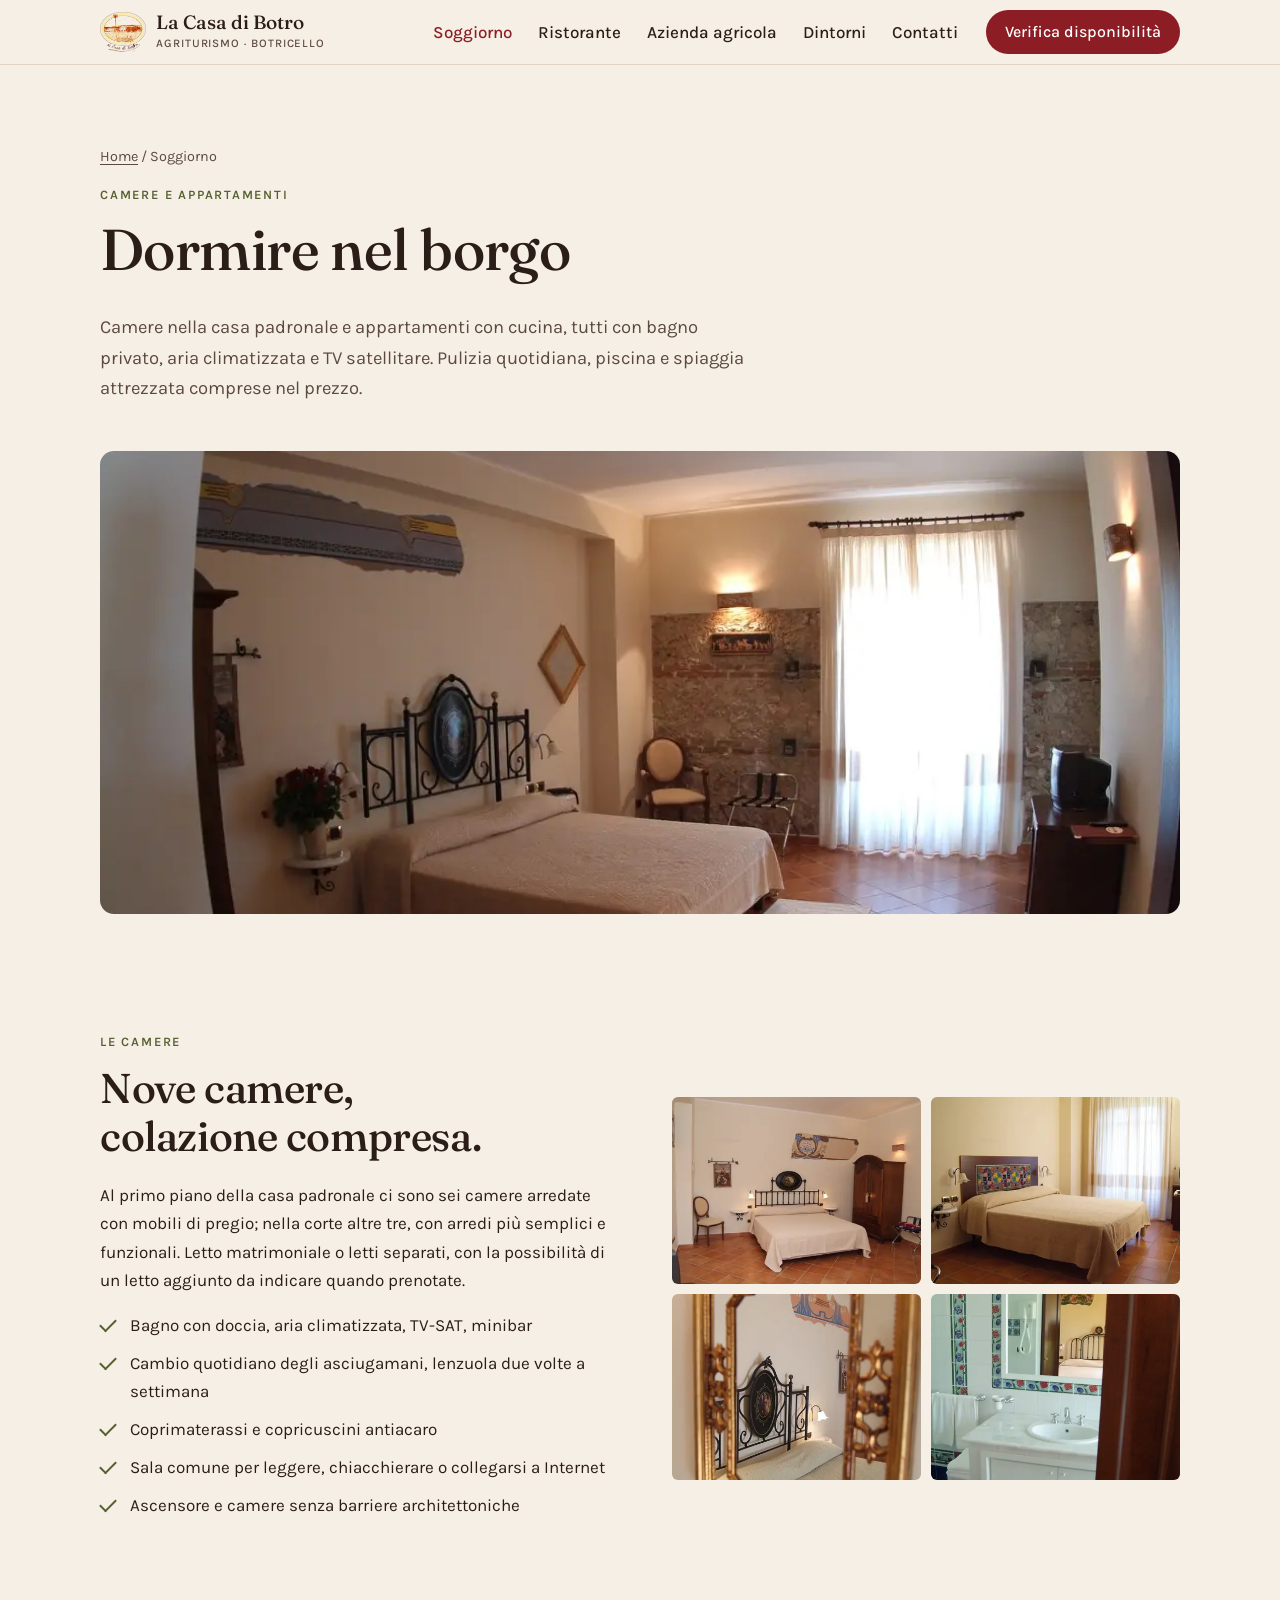
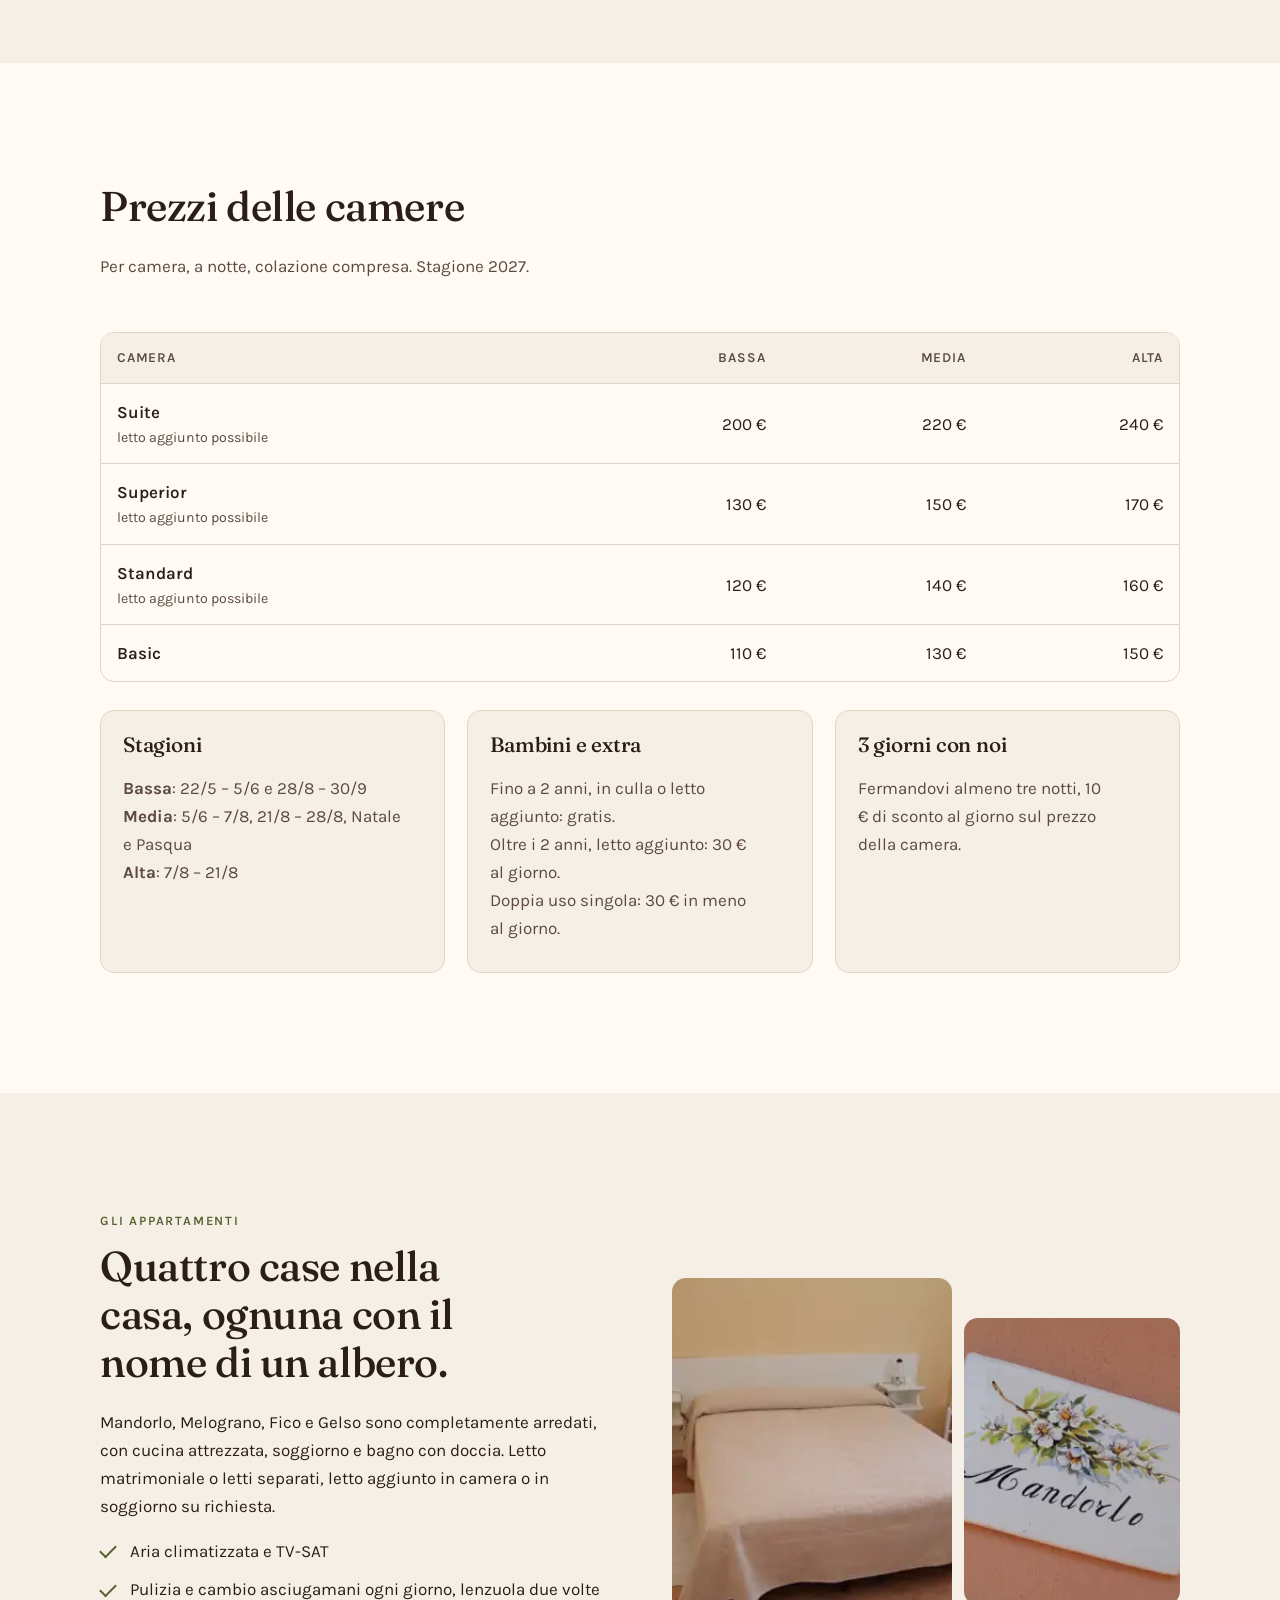
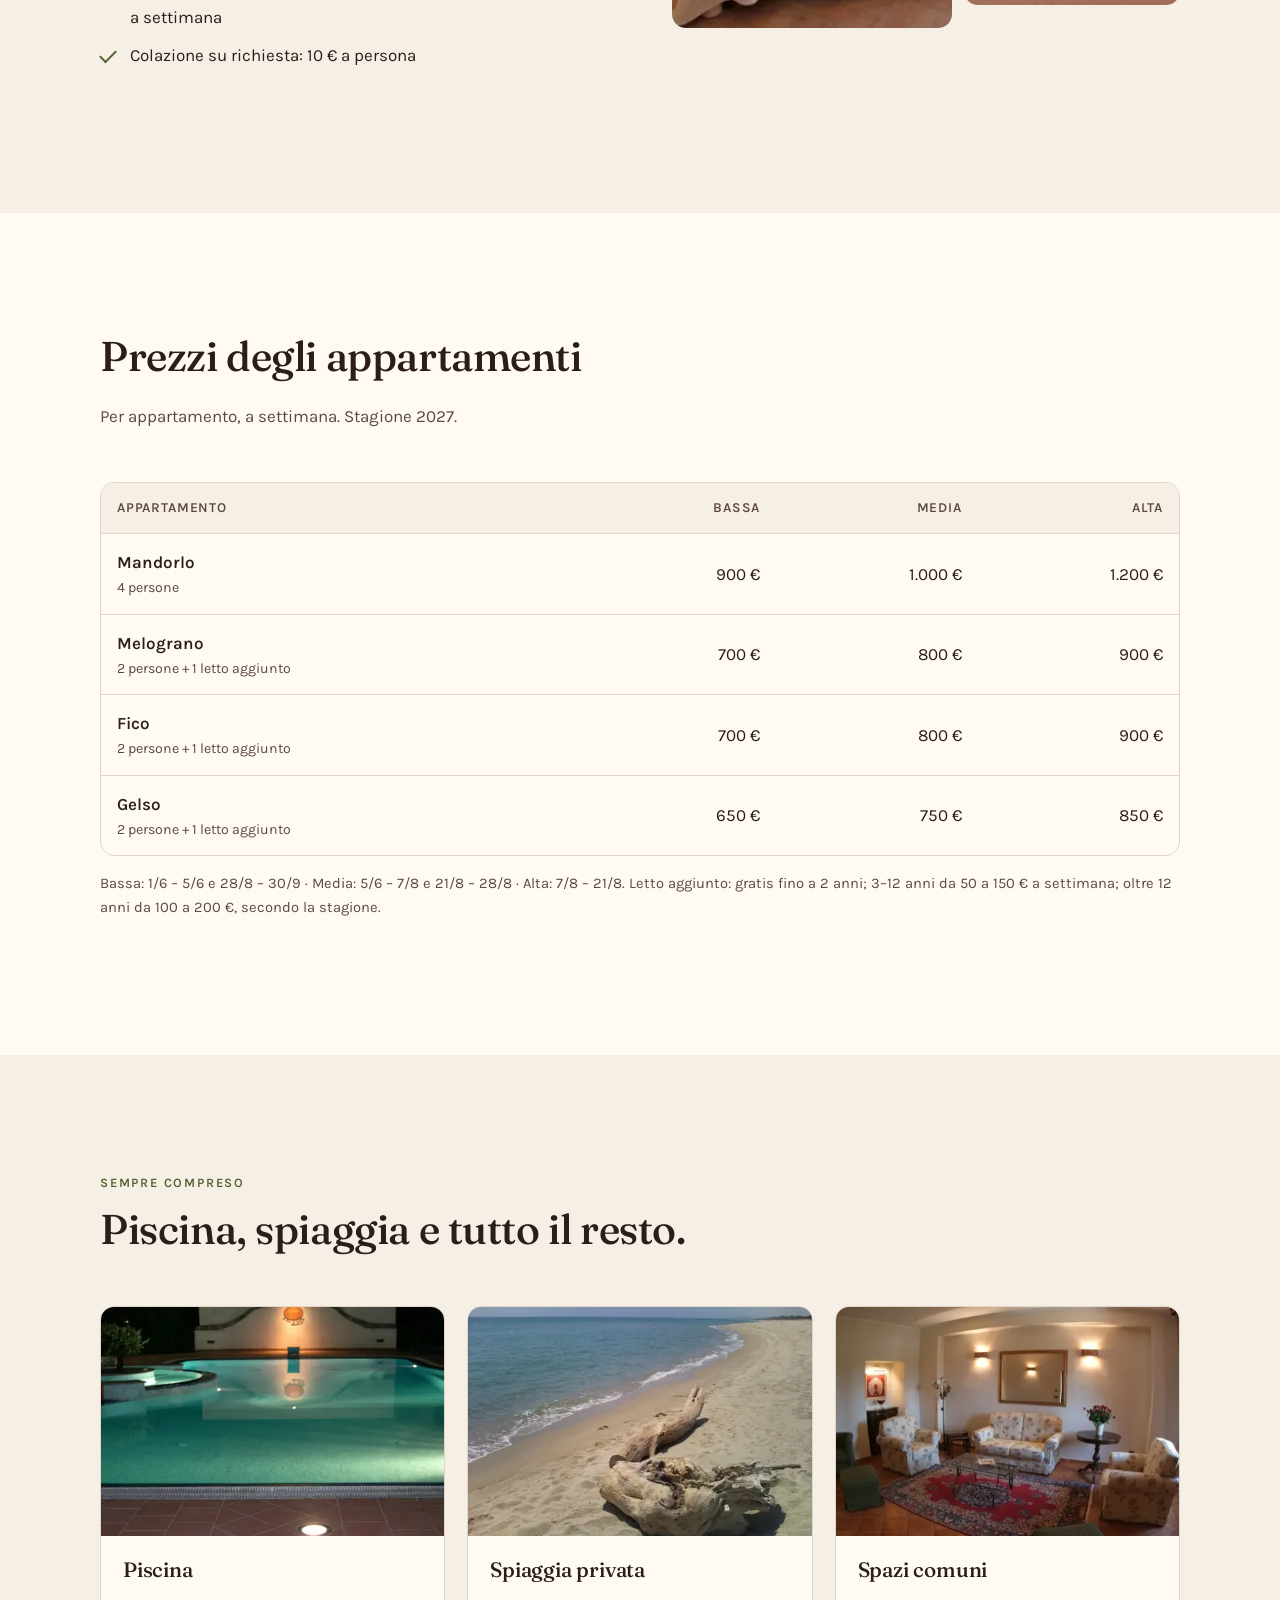
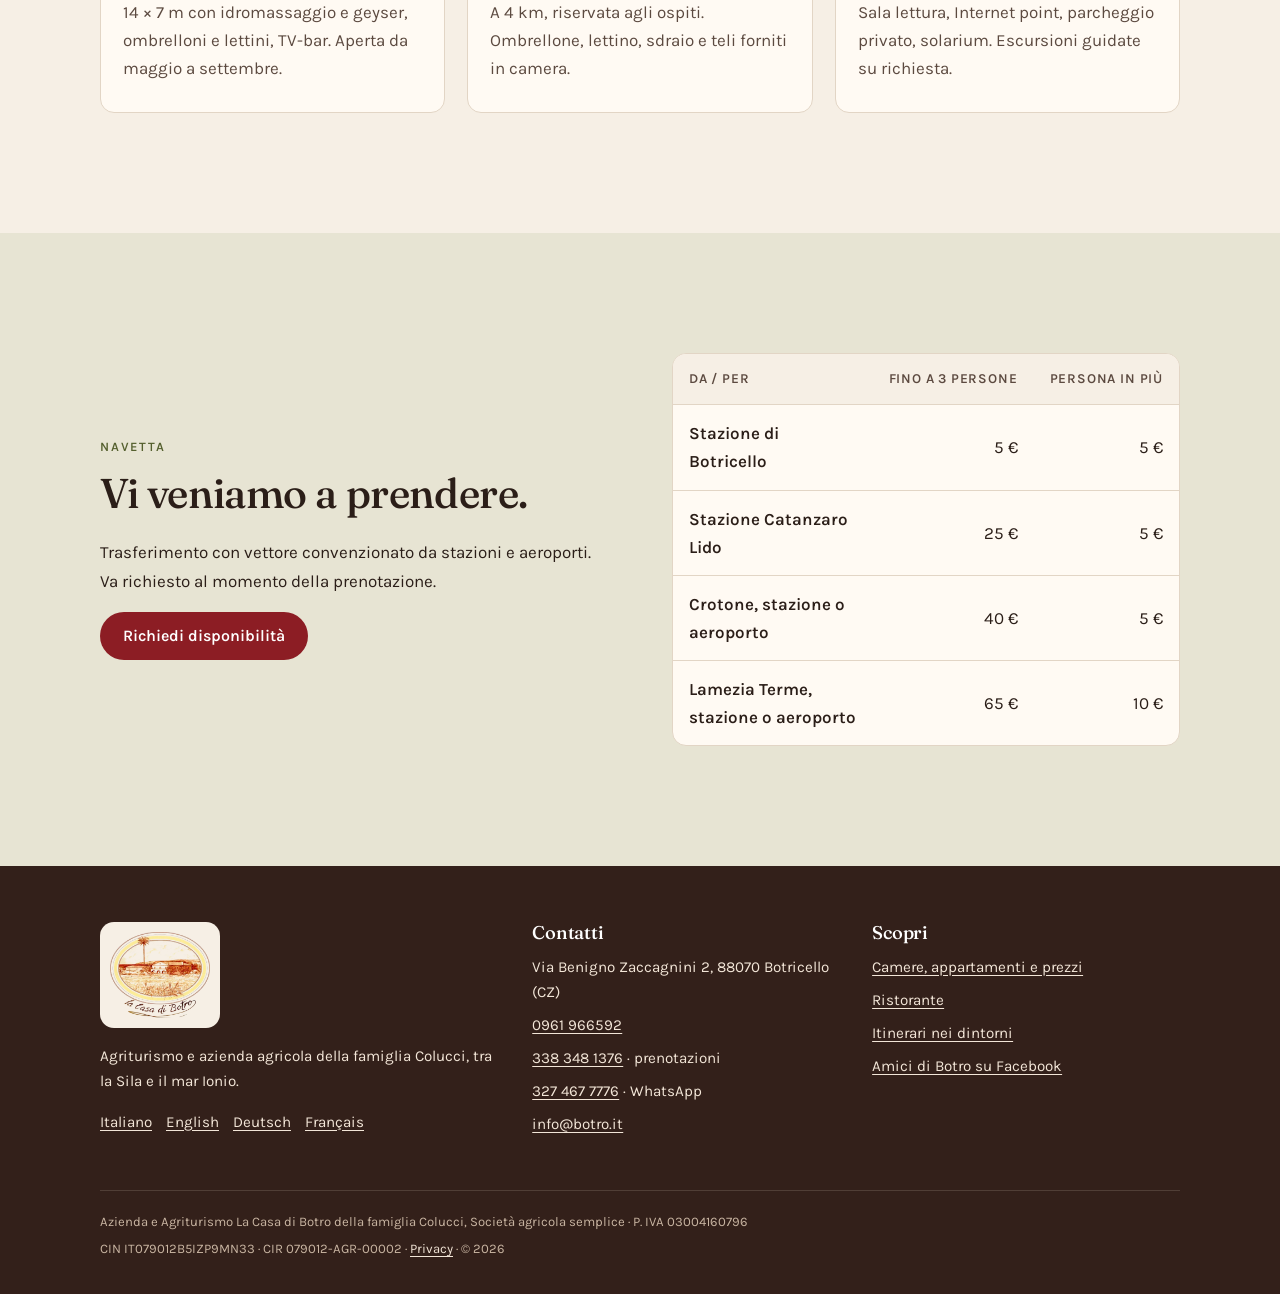
<file: soggiorno.html>
<!doctype html>
<html lang="it" class="no-js">
<head>
<meta charset="utf-8">
<meta name="viewport" content="width=device-width, initial-scale=1">
<meta name="robots" content="noindex">
<title>Camere, appartamenti e prezzi · La Casa di Botro, Botricello</title>
<meta name="description" content="9 camere nella casa padronale e 4 appartamenti con cucina a Botricello: prezzi per stagione, servizi inclusi, piscina e spiaggia privata.">
<!--seo-->
<link rel="canonical" href="https://fraspin02.github.io/la-casa-di-botro-bozza/soggiorno.html">
<meta property="og:type" content="website">
<meta property="og:locale" content="it_IT">
<meta property="og:site_name" content="La Casa di Botro">
<meta property="og:title" content="Camere, appartamenti e prezzi · La Casa di Botro, Botricello">
<meta property="og:description" content="9 camere nella casa padronale e 4 appartamenti con cucina a Botricello: prezzi per stagione, servizi inclusi, piscina e spiaggia privata.">
<meta property="og:url" content="https://fraspin02.github.io/la-casa-di-botro-bozza/soggiorno.html">
<meta property="og:image" content="https://fraspin02.github.io/la-casa-di-botro-bozza/img/og.jpg">
<meta property="og:image:width" content="1200">
<meta property="og:image:height" content="630">
<meta property="og:image:alt" content="La casa padronale della Casa di Botro a Botricello">
<meta name="twitter:card" content="summary_large_image">
<meta name="geo.region" content="IT-CZ">
<meta name="geo.placename" content="Botricello">
<meta name="geo.position" content="38.93079;16.85526">
<meta name="ICBM" content="38.93079, 16.85526">
<!--/seo-->
<meta name="theme-color" content="#f6efe5">
<link rel="icon" href="favicon.png">
<link rel="preconnect" href="https://fonts.googleapis.com">
<link rel="preconnect" href="https://fonts.gstatic.com" crossorigin>
<link rel="stylesheet" href="https://fonts.googleapis.com/css2?family=Fraunces:opsz,wght@9..144,400;9..144,500&family=Karla:wght@400;500;600&display=swap">
<link rel="stylesheet" href="style.css">
</head>
<body>
<svg width="0" height="0" style="position:absolute" aria-hidden="true">
  <symbol id="i-phone" viewBox="0 0 24 24"><path fill="none" stroke="currentColor" stroke-width="1.8" stroke-linecap="round" stroke-linejoin="round" d="M5 4h4l2 5-2.5 1.5a11 11 0 0 0 5 5L15 13l5 2v4a2 2 0 0 1-2 2A16 16 0 0 1 3 6a2 2 0 0 1 2-2"/></symbol>
  <symbol id="i-wa" viewBox="0 0 24 24"><path fill="currentColor" d="M12 2a10 10 0 0 0-8.6 15.1L2 22l5-1.3A10 10 0 1 0 12 2m0 18.2a8.2 8.2 0 0 1-4.2-1.2l-.3-.2-3 .8.8-2.9-.2-.3A8.2 8.2 0 1 1 12 20.2m4.5-6.1c-.2-.1-1.5-.7-1.7-.8s-.4-.1-.6.1-.7.8-.8 1-.3.2-.5.1a6.7 6.7 0 0 1-3.3-2.9c-.3-.4.3-.4.8-1.4.1-.2 0-.3 0-.5l-.8-1.8c-.2-.5-.4-.4-.6-.4h-.5a1 1 0 0 0-.7.3 3 3 0 0 0-.9 2.2 5.2 5.2 0 0 0 1.1 2.7 11.8 11.8 0 0 0 4.5 4c1.7.7 2.3.8 3.2.6a2.7 2.7 0 0 0 1.8-1.2 2.2 2.2 0 0 0 .1-1.3c0-.1-.2-.2-.4-.3"/></symbol>
  <symbol id="i-cal" viewBox="0 0 24 24"><g fill="none" stroke="currentColor" stroke-width="1.8" stroke-linecap="round"><rect x="3.5" y="5" width="17" height="15.5" rx="2"/><path d="M3.5 10h17M8 3v4M16 3v4"/></g></symbol>
  <symbol id="i-pin" viewBox="0 0 24 24"><g fill="none" stroke="currentColor" stroke-width="1.8"><path d="M12 21s-7-6.2-7-11.5a7 7 0 0 1 14 0C19 14.8 12 21 12 21z"/><circle cx="12" cy="9.5" r="2.5"/></g></symbol>
  <symbol id="i-mail" viewBox="0 0 24 24"><g fill="none" stroke="currentColor" stroke-width="1.8" stroke-linejoin="round"><rect x="3" y="5" width="18" height="14" rx="2"/><path d="m4 7 8 6 8-6"/></g></symbol>
  <symbol id="i-menu" viewBox="0 0 24 24"><path fill="none" stroke="currentColor" stroke-width="1.8" stroke-linecap="round" d="M4 7h16M4 12h16M4 17h16"/></symbol>  <symbol id="i-close"viewBox="0 0 24 24"><path fill="none" stroke="currentColor" stroke-width="1.8" stroke-linecap="round" d="M6 6l12 12M18 6 6 18"/></symbol>
</svg>
<a class="skip" href="#main">Vai al contenuto</a>

<header class="site-header">
  <div class="wrap bar">
    <button class="nav-toggle" aria-expanded="false" aria-controls="nav" aria-label="Apri il menu"><svg class="i-open"><use href="#i-menu"/></svg><svg class="i-close"><use href="#i-close"/></svg></button>
    <a class="brand" href="index.html">
      <img src="img/logo.webp" alt="" width="46" height="40">
      <span>La Casa di Botro<small>Agriturismo · Botricello</small></span>
    </a>
    <a class="head-call" href="tel:+390961966592" aria-label="Chiama 0961 966592"><svg><use href="#i-phone"/></svg></a>
    <nav class="nav" id="nav" aria-label="Principale">
      <ul>
        <li><a href="soggiorno.html" aria-current="page">Soggiorno</a></li>
        <li><a href="tavola.html">Ristorante</a></li>
        <li><a href="index.html#azienda">Azienda agricola</a></li>
        <li><a href="dintorni.html">Dintorni</a></li>
        <li><a href="index.html#contatti">Contatti</a></li>
      </ul>
      <a class="btn btn-primary" href="index.html#prenota">Verifica disponibilità</a>
      <div class="nav-contacts">
        <a href="tel:+390961966592"><svg><use href="#i-phone"/></svg>0961 966592</a>
        <a href="https://wa.me/393274677776"><svg><use href="#i-wa"/></svg>WhatsApp 327 467 7776</a>
        <a href="https://www.google.com/maps/dir/?api=1&amp;destination=38.93079,16.85526"><svg><use href="#i-pin"/></svg>Via B. Zaccagnini 2, Botricello</a>
      </div>
    </nav>
  </div>
</header>

<main id="main">
<script type="application/ld+json">{"@context": "https://schema.org", "@type": "BreadcrumbList", "itemListElement": [{"@type": "ListItem", "position": 1, "name": "Home", "item": "https://fraspin02.github.io/la-casa-di-botro-bozza/"}, {"@type": "ListItem", "position": 2, "name": "Camere e appartamenti", "item": "https://fraspin02.github.io/la-casa-di-botro-bozza/soggiorno.html"}]}</script>
<section class="page-head">
  <div class="wrap">
    <p class="crumbs"><a href="index.html">Home</a> / Soggiorno</p>
    <p class="eyebrow">Camere e appartamenti</p>
    <h1>Dormire nel borgo</h1>
    <p class="lead">Camere nella casa padronale e appartamenti con cucina, tutti con bagno privato, aria climatizzata e TV satellitare. Pulizia quotidiana, piscina e spiaggia attrezzata comprese nel prezzo.</p>
  </div>
</section>

<div class="wrap banner">
  <img src="img/camera-padronale.webp" srcset="img/camera-padronale-s.webp 480w, img/camera-padronale.webp 1064w" sizes="100vw" width="1064" height="712" alt="Camera della casa padronale con letto matrimoniale e finestra con tende chiare" fetchpriority="high">
</div>

<section class="sec" id="camere">
  <div class="wrap split">
    <div class="reveal">
      <p class="eyebrow">Le camere</p>
      <h2>Nove camere, colazione compresa.</h2>
      <p>Al primo piano della casa padronale ci sono sei camere arredate con mobili di pregio; nella corte altre tre, con arredi più semplici e funzionali. Letto matrimoniale o letti separati, con la possibilità di un letto aggiunto da indicare quando prenotate.</p>
      <ul class="ticks">
        <li>Bagno con doccia, aria climatizzata, TV-SAT, minibar</li>
        <li>Cambio quotidiano degli asciugamani, lenzuola due volte a settimana</li>
        <li>Coprimaterassi e copricuscini antiacaro</li>
        <li>Sala comune per leggere, chiacchierare o collegarsi a Internet</li>
        <li>Ascensore e camere senza barriere architettoniche</li>
      </ul>
    </div>
    <div class="gallery reveal" style="grid-template-columns:1fr 1fr">
      <img src="img/camera-superior-s.webp" width="480" height="321" alt="Camera con letto matrimoniale in ferro battuto e armadio antico" loading="lazy">
      <img src="img/camera-letto-s.webp" width="480" height="321" alt="Camera con testiera in maiolica decorata" loading="lazy">
      <img src="img/specchio-s.webp" width="480" height="717" alt="Specchio antico con cornice dorata" loading="lazy">
      <img src="img/bagno-s.webp" width="480" height="717" alt="Bagno con piastrelle decorate a mano" loading="lazy">
    </div>
  </div>
</section>

<section class="sec sec-alt" id="prezzi-camere">
  <div class="wrap">
    <div class="sec-head reveal">
      <h2>Prezzi delle camere</h2>
      <p class="muted">Per camera, a notte, colazione compresa. Stagione 2027.</p>
    </div>
    <div class="table-wrap reveal">
      <table>
        <thead><tr><th scope="col">Camera</th><th scope="col">Bassa</th><th scope="col">Media</th><th scope="col">Alta</th></tr></thead>
        <tbody>
          <tr><td>Suite<small>letto aggiunto possibile</small></td><td>200 €</td><td>220 €</td><td>240 €</td></tr>
          <tr><td>Superior<small>letto aggiunto possibile</small></td><td>130 €</td><td>150 €</td><td>170 €</td></tr>
          <tr><td>Standard<small>letto aggiunto possibile</small></td><td>120 €</td><td>140 €</td><td>160 €</td></tr>
          <tr><td>Basic</td><td>110 €</td><td>130 €</td><td>150 €</td></tr>
        </tbody>
      </table>
    </div>
    <div class="cards c3" style="margin-top:28px">
      <div class="card reveal"><div class="card-body"><h3>Stagioni</h3><p><strong>Bassa</strong>: 22/5 – 5/6 e 28/8 – 30/9<br><strong>Media</strong>: 5/6 – 7/8, 21/8 – 28/8, Natale e Pasqua<br><strong>Alta</strong>: 7/8 – 21/8</p></div></div>
      <div class="card reveal"><div class="card-body"><h3>Bambini e extra</h3><p>Fino a 2 anni, in culla o letto aggiunto: gratis.<br>Oltre i 2 anni, letto aggiunto: 30 € al giorno.<br>Doppia uso singola: 30 € in meno al giorno.</p></div></div>
      <div class="card reveal"><div class="card-body"><h3>3 giorni con noi</h3><p>Fermandovi almeno tre notti, 10 € di sconto al giorno sul prezzo della camera.</p></div></div>
    </div>
  </div>
</section>

<section class="sec" id="appartamenti">
  <div class="wrap split rev">
    <div class="duo reveal">
      <img src="img/app-camera.webp" width="412" height="269" alt="Camera matrimoniale luminosa di un appartamento" loading="lazy">
      <img src="img/app-mandorlo.webp" width="412" height="269" alt="Targa in ceramica dipinta dell'appartamento Mandorlo" loading="lazy">
    </div>
    <div class="reveal">
      <p class="eyebrow">Gli appartamenti</p>
      <h2>Quattro case nella casa, ognuna con il nome di un albero.</h2>
      <p>Mandorlo, Melograno, Fico e Gelso sono completamente arredati, con cucina attrezzata, soggiorno e bagno con doccia. Letto matrimoniale o letti separati, letto aggiunto in camera o in soggiorno su richiesta.</p>
      <ul class="ticks">
        <li>Aria climatizzata e TV-SAT</li>
        <li>Pulizia e cambio asciugamani ogni giorno, lenzuola due volte a settimana</li>
        <li>Colazione su richiesta: 10 € a persona</li>
      </ul>
    </div>
  </div>
</section>

<section class="sec sec-alt" id="prezzi-appartamenti">
  <div class="wrap">
    <div class="sec-head reveal">
      <h2>Prezzi degli appartamenti</h2>
      <p class="muted">Per appartamento, a settimana. Stagione 2027.</p>
    </div>
    <div class="table-wrap reveal">
      <table>
        <thead><tr><th scope="col">Appartamento</th><th scope="col">Bassa</th><th scope="col">Media</th><th scope="col">Alta</th></tr></thead>
        <tbody>
          <tr><td>Mandorlo<small>4 persone</small></td><td>900 €</td><td>1.000 €</td><td>1.200 €</td></tr>
          <tr><td>Melograno<small>2 persone + 1 letto aggiunto</small></td><td>700 €</td><td>800 €</td><td>900 €</td></tr>
          <tr><td>Fico<small>2 persone + 1 letto aggiunto</small></td><td>700 €</td><td>800 €</td><td>900 €</td></tr>
          <tr><td>Gelso<small>2 persone + 1 letto aggiunto</small></td><td>650 €</td><td>750 €</td><td>850 €</td></tr>
        </tbody>
      </table>
    </div>
    <p class="small muted reveal" style="margin-top:16px">Bassa: 1/6 – 5/6 e 28/8 – 30/9 · Media: 5/6 – 7/8 e 21/8 – 28/8 · Alta: 7/8 – 21/8. Letto aggiunto: gratis fino a 2 anni; 3–12 anni da 50 a 150 € a settimana; oltre 12 anni da 100 a 200 €, secondo la stagione.</p>
  </div>
</section>

<section class="sec" id="inclusi">
  <div class="wrap">
    <div class="sec-head reveal">
      <p class="eyebrow">Sempre compreso</p>
      <h2>Piscina, spiaggia e tutto il resto.</h2>
    </div>
    <div class="cards c3">
      <article class="card reveal">
        <img src="img/piscina-sera-s.webp" width="480" height="320" alt="La piscina illuminata la sera" loading="lazy">
        <div class="card-body"><h3>Piscina</h3><p>14 × 7 m con idromassaggio e geyser, ombrelloni e lettini, TV-bar. Aperta da maggio a settembre.</p></div>
      </article>
      <article class="card reveal">
        <img src="img/spiaggia-legno-s.webp" width="480" height="360" alt="Tronco portato dal mare sulla sabbia della spiaggia" loading="lazy">
        <div class="card-body"><h3>Spiaggia privata</h3><p>A 4 km, riservata agli ospiti. Ombrellone, lettino, sdraio e teli forniti in camera.</p></div>
      </article>
      <article class="card reveal">
        <img src="img/salotto-s.webp" width="480" height="321" alt="Salotto comune con divani, tappeti e lampade" loading="lazy">
        <div class="card-body"><h3>Spazi comuni</h3><p>Sala lettura, Internet point, parcheggio privato, solarium. Escursioni guidate su richiesta.</p></div>
      </article>
    </div>
  </div>
</section>

<section class="sec sec-olive" id="navetta">
  <div class="wrap split">
    <div class="reveal">
      <p class="eyebrow">Navetta</p>
      <h2>Vi veniamo a prendere.</h2>
      <p>Trasferimento con vettore convenzionato da stazioni e aeroporti. Va richiesto al momento della prenotazione.</p>
      <a class="btn btn-primary" href="index.html#prenota">Richiedi disponibilità</a>
    </div>
    <div class="table-wrap reveal">
      <table style="min-width:0">
        <thead><tr><th scope="col">Da / per</th><th scope="col">Fino a 3 persone</th><th scope="col">Persona in più</th></tr></thead>
        <tbody>
          <tr><td>Stazione di Botricello</td><td>5 €</td><td>5 €</td></tr>
          <tr><td>Stazione Catanzaro Lido</td><td>25 €</td><td>5 €</td></tr>
          <tr><td>Crotone, stazione o aeroporto</td><td>40 €</td><td>5 €</td></tr>
          <tr><td>Lamezia Terme, stazione o aeroporto</td><td>65 €</td><td>10 €</td></tr>
        </tbody>
      </table>
    </div>
  </div>
</section>
</main>

<footer class="site-footer">
  <div class="wrap">
    <div class="foot-grid">
      <div>
        <img class="foot-logo" src="img/logo.webp" alt="Logo La Casa di Botro" width="120" height="104" loading="lazy">
        <p>Agriturismo e azienda agricola della famiglia Colucci, tra la Sila e il mar Ionio.</p>
        <p class="lang" aria-label="Lingue"><a href="#" aria-current="true">Italiano</a><a href="#">English</a><a href="#">Deutsch</a><a href="#">Français</a></p>
      </div>
      <div>
        <h2>Contatti</h2>
        <ul>
          <li>Via Benigno Zaccagnini 2, 88070 Botricello (CZ)</li>
          <li><a href="tel:+390961966592">0961 966592</a></li>
          <li><a href="tel:+393383481376">338 348 1376</a> · prenotazioni</li>
          <li><a href="https://wa.me/393274677776">327 467 7776</a> · WhatsApp</li>
          <li><a href="mailto:info@botro.it">info@botro.it</a></li>
        </ul>
      </div>
      <div>
        <h2>Scopri</h2>
        <ul>
          <li><a href="soggiorno.html">Camere, appartamenti e prezzi</a></li>
          <li><a href="tavola.html">Ristorante</a></li>
          <li><a href="dintorni.html">Itinerari nei dintorni</a></li>
          <li><a href="https://www.facebook.com/group.php?gid=57984492668">Amici di Botro su Facebook</a></li>
        </ul>
      </div>
    </div>
    <div class="legal">
      <p>Azienda e Agriturismo La Casa di Botro della famiglia Colucci, Società agricola semplice · P. IVA 03004160796</p>
      <p>CIN IT079012B5IZP9MN33 · CIR 079012-AGR-00002 · <a href="#">Privacy</a> · © <span id="anno">2026</span></p>
    </div>
  </div>
</footer>

<script src="main.js" defer></script>
</body>
</html>
</file>
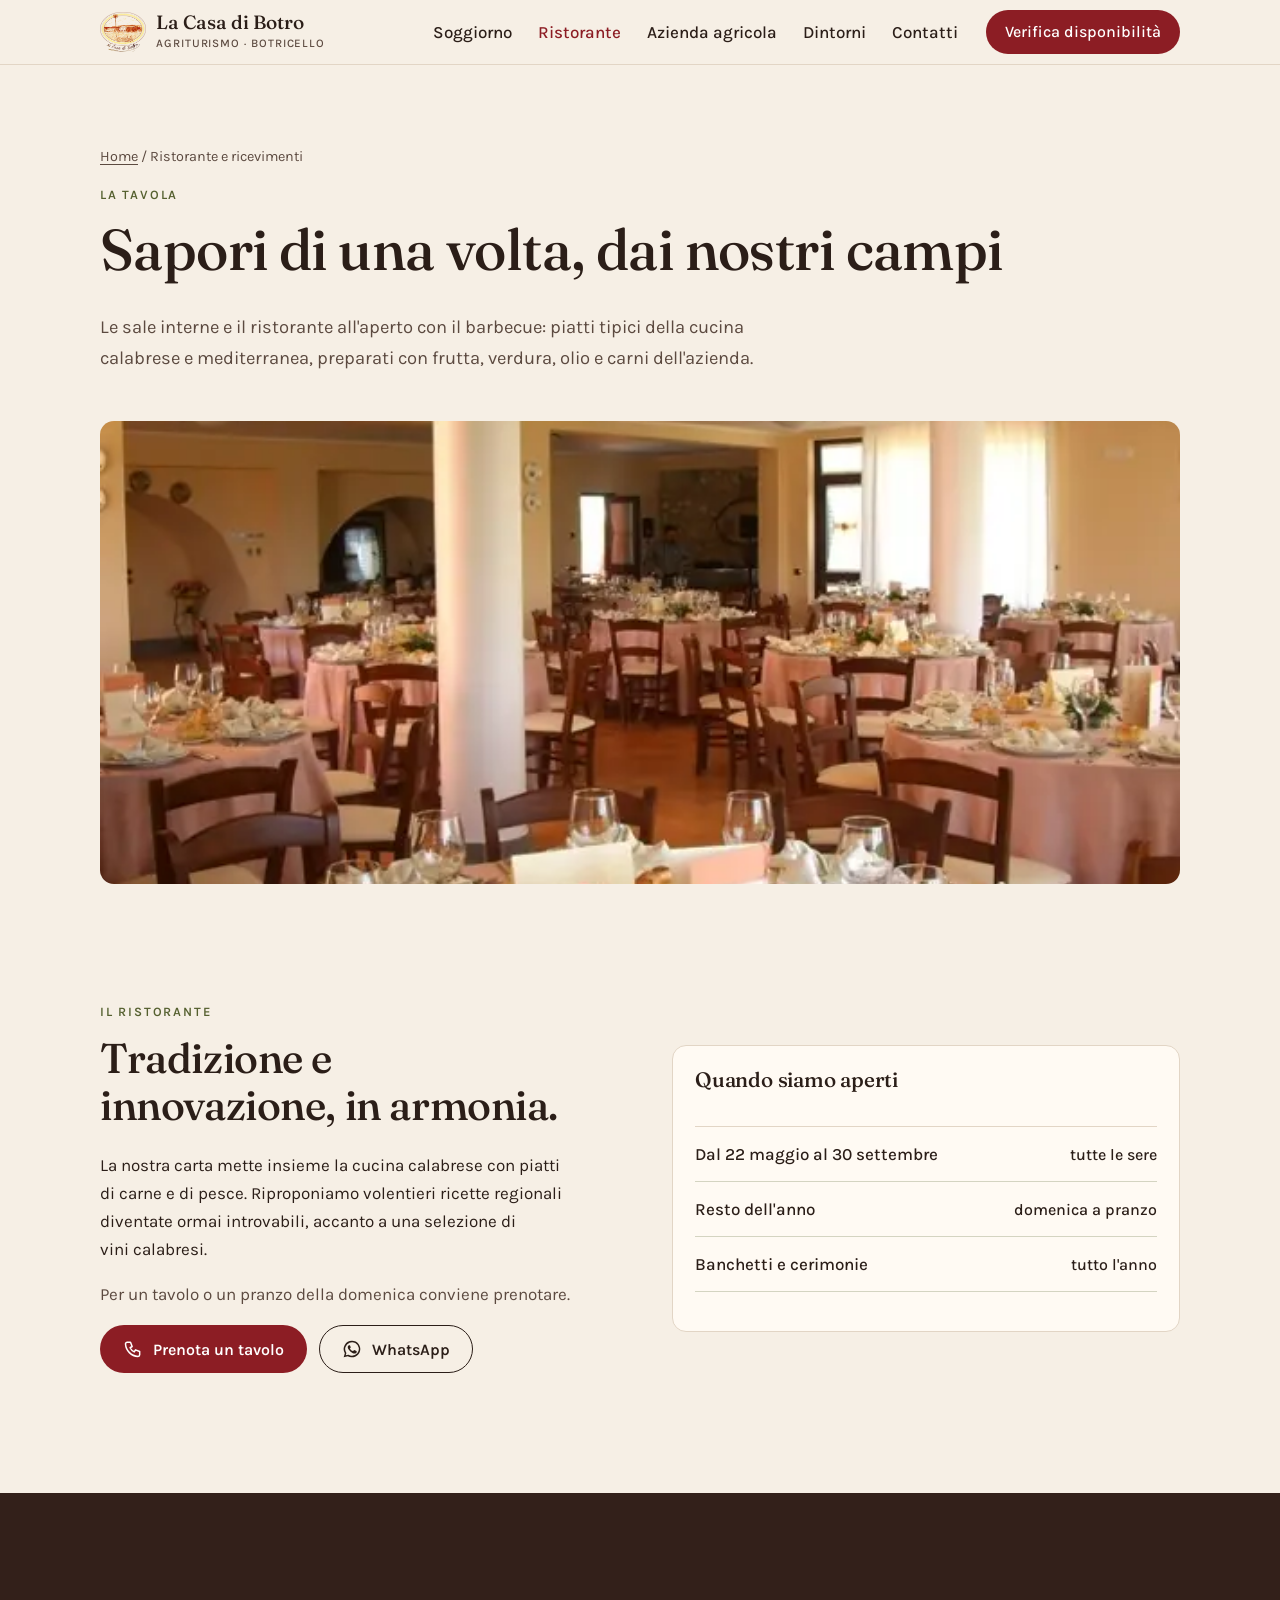
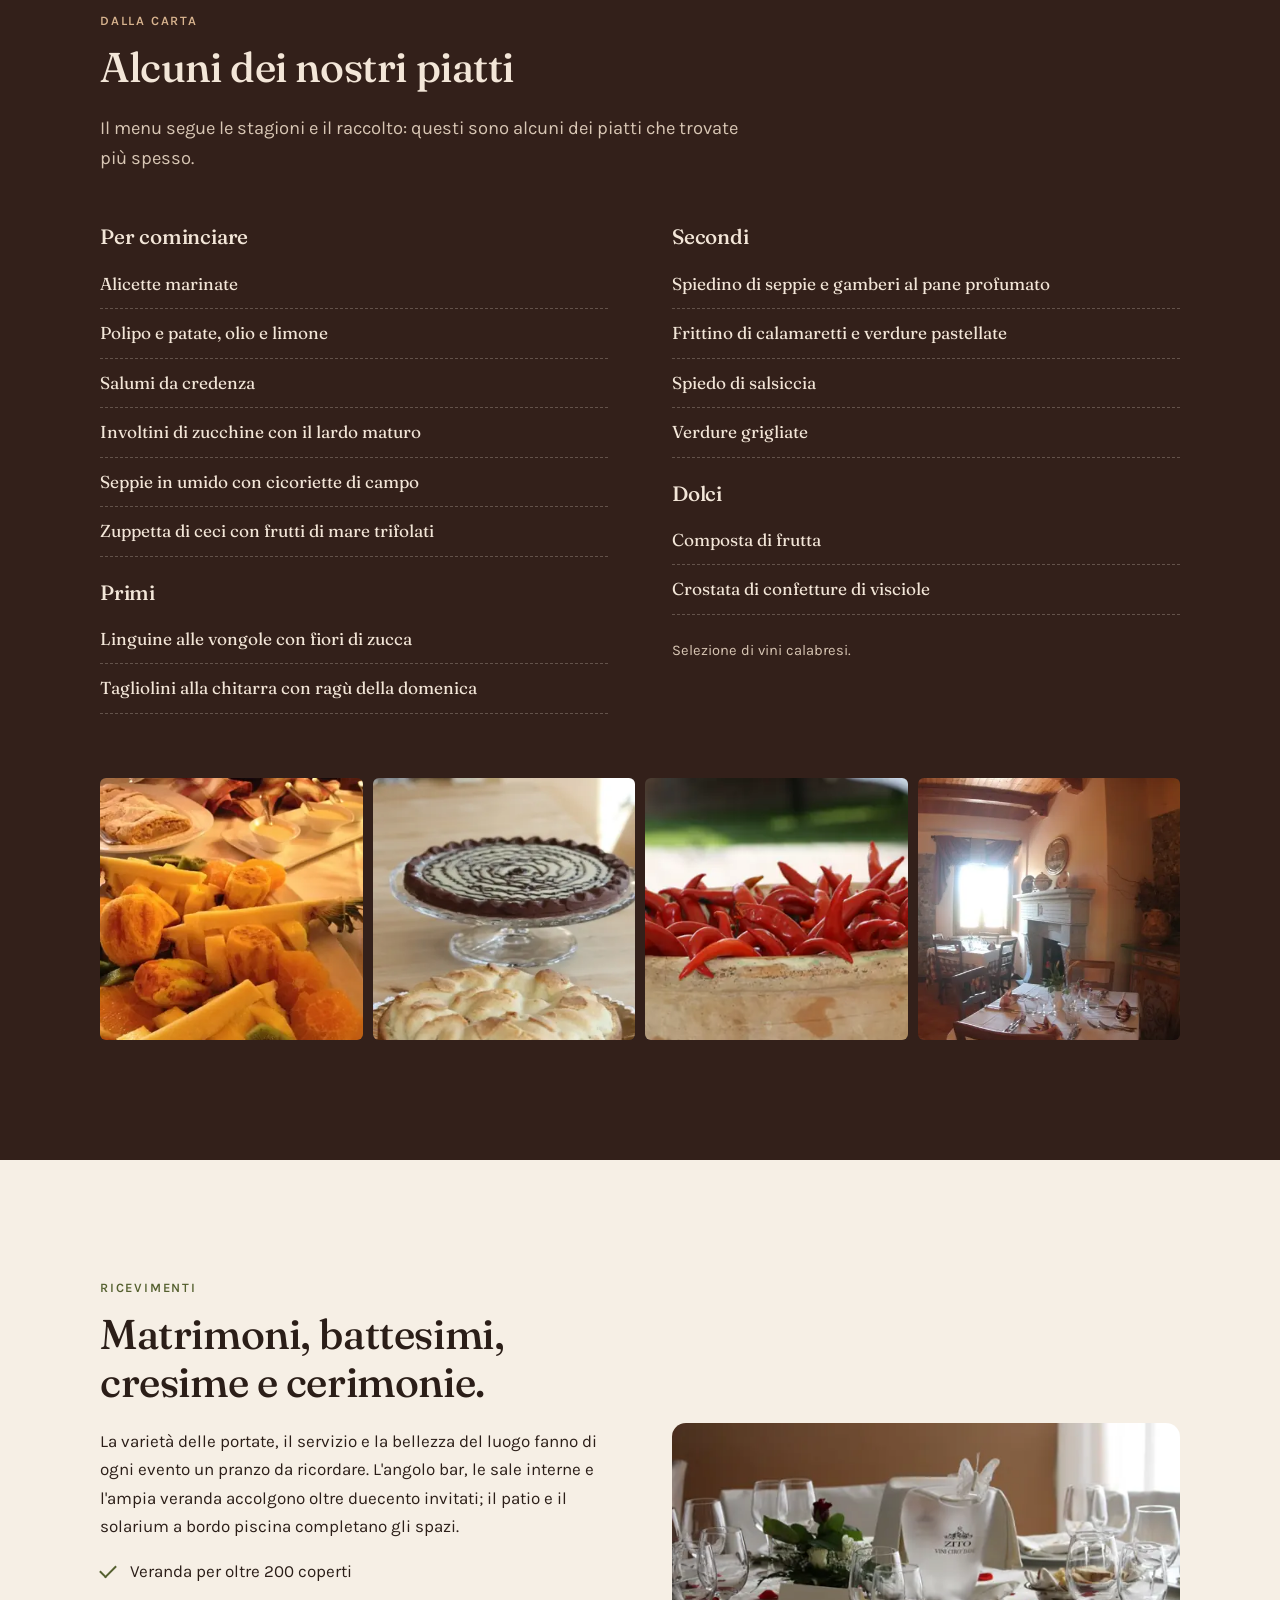
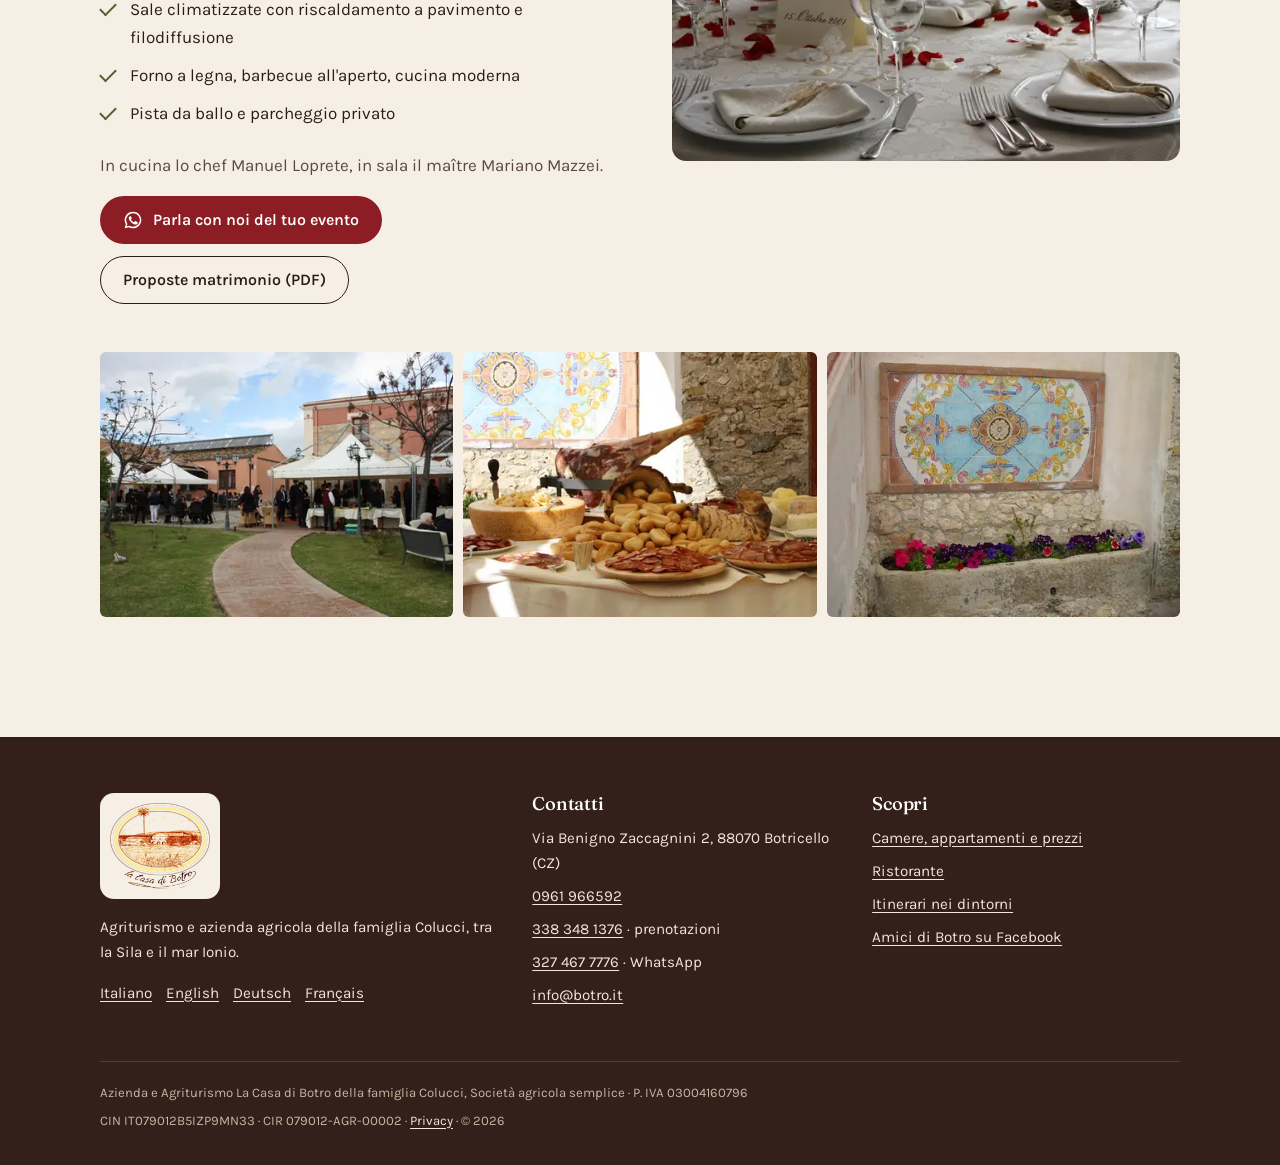
<file: tavola.html>
<!doctype html>
<html lang="it" class="no-js">
<head>
<meta charset="utf-8">
<meta name="viewport" content="width=device-width, initial-scale=1">
<meta name="robots" content="noindex">
<title>Ristorante e ricevimenti · La Casa di Botro, Botricello</title>
<meta name="description" content="Cucina calabrese e mediterranea con i prodotti dell'azienda agricola. Matrimoni, battesimi e cerimonie per oltre 200 invitati a Botricello.">
<!--seo-->
<link rel="canonical" href="https://fraspin02.github.io/la-casa-di-botro-bozza/tavola.html">
<meta property="og:type" content="website">
<meta property="og:locale" content="it_IT">
<meta property="og:site_name" content="La Casa di Botro">
<meta property="og:title" content="Ristorante e ricevimenti · La Casa di Botro, Botricello">
<meta property="og:description" content="Cucina calabrese e mediterranea con i prodotti dell'azienda agricola. Matrimoni, battesimi e cerimonie per oltre 200 invitati a Botricello.">
<meta property="og:url" content="https://fraspin02.github.io/la-casa-di-botro-bozza/tavola.html">
<meta property="og:image" content="https://fraspin02.github.io/la-casa-di-botro-bozza/img/og.jpg">
<meta property="og:image:width" content="1200">
<meta property="og:image:height" content="630">
<meta property="og:image:alt" content="La casa padronale della Casa di Botro a Botricello">
<meta name="twitter:card" content="summary_large_image">
<meta name="geo.region" content="IT-CZ">
<meta name="geo.placename" content="Botricello">
<meta name="geo.position" content="38.93079;16.85526">
<meta name="ICBM" content="38.93079, 16.85526">
<!--/seo-->
<meta name="theme-color" content="#f6efe5">
<link rel="icon" href="favicon.png">
<link rel="preconnect" href="https://fonts.googleapis.com">
<link rel="preconnect" href="https://fonts.gstatic.com" crossorigin>
<link rel="stylesheet" href="https://fonts.googleapis.com/css2?family=Fraunces:opsz,wght@9..144,400;9..144,500&family=Karla:wght@400;500;600&display=swap">
<link rel="stylesheet" href="style.css">
</head>
<body>
<svg width="0" height="0" style="position:absolute" aria-hidden="true">
  <symbol id="i-phone" viewBox="0 0 24 24"><path fill="none" stroke="currentColor" stroke-width="1.8" stroke-linecap="round" stroke-linejoin="round" d="M5 4h4l2 5-2.5 1.5a11 11 0 0 0 5 5L15 13l5 2v4a2 2 0 0 1-2 2A16 16 0 0 1 3 6a2 2 0 0 1 2-2"/></symbol>
  <symbol id="i-wa" viewBox="0 0 24 24"><path fill="currentColor" d="M12 2a10 10 0 0 0-8.6 15.1L2 22l5-1.3A10 10 0 1 0 12 2m0 18.2a8.2 8.2 0 0 1-4.2-1.2l-.3-.2-3 .8.8-2.9-.2-.3A8.2 8.2 0 1 1 12 20.2m4.5-6.1c-.2-.1-1.5-.7-1.7-.8s-.4-.1-.6.1-.7.8-.8 1-.3.2-.5.1a6.7 6.7 0 0 1-3.3-2.9c-.3-.4.3-.4.8-1.4.1-.2 0-.3 0-.5l-.8-1.8c-.2-.5-.4-.4-.6-.4h-.5a1 1 0 0 0-.7.3 3 3 0 0 0-.9 2.2 5.2 5.2 0 0 0 1.1 2.7 11.8 11.8 0 0 0 4.5 4c1.7.7 2.3.8 3.2.6a2.7 2.7 0 0 0 1.8-1.2 2.2 2.2 0 0 0 .1-1.3c0-.1-.2-.2-.4-.3"/></symbol>
  <symbol id="i-cal" viewBox="0 0 24 24"><g fill="none" stroke="currentColor" stroke-width="1.8" stroke-linecap="round"><rect x="3.5" y="5" width="17" height="15.5" rx="2"/><path d="M3.5 10h17M8 3v4M16 3v4"/></g></symbol>
  <symbol id="i-pin" viewBox="0 0 24 24"><g fill="none" stroke="currentColor" stroke-width="1.8"><path d="M12 21s-7-6.2-7-11.5a7 7 0 0 1 14 0C19 14.8 12 21 12 21z"/><circle cx="12" cy="9.5" r="2.5"/></g></symbol>
  <symbol id="i-mail" viewBox="0 0 24 24"><g fill="none" stroke="currentColor" stroke-width="1.8" stroke-linejoin="round"><rect x="3" y="5" width="18" height="14" rx="2"/><path d="m4 7 8 6 8-6"/></g></symbol>
  <symbol id="i-menu" viewBox="0 0 24 24"><path fill="none" stroke="currentColor" stroke-width="1.8" stroke-linecap="round" d="M4 7h16M4 12h16M4 17h16"/></symbol>  <symbol id="i-close"viewBox="0 0 24 24"><path fill="none" stroke="currentColor" stroke-width="1.8" stroke-linecap="round" d="M6 6l12 12M18 6 6 18"/></symbol>
</svg>
<a class="skip" href="#main">Vai al contenuto</a>

<header class="site-header">
  <div class="wrap bar">
    <button class="nav-toggle" aria-expanded="false" aria-controls="nav" aria-label="Apri il menu"><svg class="i-open"><use href="#i-menu"/></svg><svg class="i-close"><use href="#i-close"/></svg></button>
    <a class="brand" href="index.html">
      <img src="img/logo.webp" alt="" width="46" height="40">
      <span>La Casa di Botro<small>Agriturismo · Botricello</small></span>
    </a>
    <a class="head-call" href="tel:+390961966592" aria-label="Chiama 0961 966592"><svg><use href="#i-phone"/></svg></a>
    <nav class="nav" id="nav" aria-label="Principale">
      <ul>
        <li><a href="soggiorno.html">Soggiorno</a></li>
        <li><a href="tavola.html" aria-current="page">Ristorante</a></li>
        <li><a href="index.html#azienda">Azienda agricola</a></li>
        <li><a href="dintorni.html">Dintorni</a></li>
        <li><a href="index.html#contatti">Contatti</a></li>
      </ul>
      <a class="btn btn-primary" href="index.html#prenota">Verifica disponibilità</a>
      <div class="nav-contacts">
        <a href="tel:+390961966592"><svg><use href="#i-phone"/></svg>0961 966592</a>
        <a href="https://wa.me/393274677776"><svg><use href="#i-wa"/></svg>WhatsApp 327 467 7776</a>
        <a href="https://www.google.com/maps/dir/?api=1&amp;destination=38.93079,16.85526"><svg><use href="#i-pin"/></svg>Via B. Zaccagnini 2, Botricello</a>
      </div>
    </nav>
  </div>
</header>

<main id="main">
<script type="application/ld+json">{"@context": "https://schema.org", "@type": "BreadcrumbList", "itemListElement": [{"@type": "ListItem", "position": 1, "name": "Home", "item": "https://fraspin02.github.io/la-casa-di-botro-bozza/"}, {"@type": "ListItem", "position": 2, "name": "Ristorante e ricevimenti", "item": "https://fraspin02.github.io/la-casa-di-botro-bozza/tavola.html"}]}</script>
<section class="page-head">
  <div class="wrap">
    <p class="crumbs"><a href="index.html">Home</a> / Ristorante e ricevimenti</p>
    <p class="eyebrow">La tavola</p>
    <h1>Sapori di una volta, dai nostri campi</h1>
    <p class="lead">Le sale interne e il ristorante all'aperto con il barbecue: piatti tipici della cucina calabrese e mediterranea, preparati con frutta, verdura, olio e carni dell'azienda.</p>
  </div>
</section>

<div class="wrap banner">
  <img src="img/sala-s.webp" srcset="img/sala-s.webp 480w, img/sala.webp 600w" sizes="100vw" width="600" height="450" alt="La sala del ristorante con le colonne, i tavoli apparecchiati e le grandi finestre" fetchpriority="high">
</div>

<section class="sec" id="orari">
  <div class="wrap split">
    <div class="reveal">
      <p class="eyebrow">Il ristorante</p>
      <h2>Tradizione e innovazione, in armonia.</h2>
      <p>La nostra carta mette insieme la cucina calabrese con piatti di carne e di pesce. Riproponiamo volentieri ricette regionali diventate ormai introvabili, accanto a una selezione di vini calabresi.</p>
      <p class="muted">Per un tavolo o un pranzo della domenica conviene prenotare.</p>
      <div class="actions">
        <a class="btn btn-primary" href="tel:+390961966592"><svg><use href="#i-phone"/></svg>Prenota un tavolo</a>
        <a class="btn btn-ghost" href="https://wa.me/393274677776"><svg><use href="#i-wa"/></svg>WhatsApp</a>
      </div>
    </div>
    <div class="card reveal">
      <div class="card-body">
        <h3>Quando siamo aperti</h3>
        <dl class="products" style="border-color:var(--line)">
          <div><dt>Dal 22 maggio al 30 settembre</dt><dd style="font-family:var(--sans);font-size:1rem">tutte le sere</dd></div>
          <div><dt>Resto dell'anno</dt><dd style="font-family:var(--sans);font-size:1rem">domenica a pranzo</dd></div>
          <div><dt>Banchetti e cerimonie</dt><dd style="font-family:var(--sans);font-size:1rem">tutto l'anno</dd></div>
        </dl>
      </div>
    </div>
  </div>
</section>

<section class="sec sec-dark" id="menu">
  <div class="wrap">
    <div class="sec-head reveal">
      <p class="eyebrow">Dalla carta</p>
      <h2>Alcuni dei nostri piatti</h2>
      <p class="lead">Il menu segue le stagioni e il raccolto: questi sono alcuni dei piatti che trovate più spesso.</p>
    </div>
    <div class="split" style="align-items:start">
      <div class="reveal">
        <h3>Per cominciare</h3>
        <ul class="menu-list" style="columns:1">
          <li>Alicette marinate</li>
          <li>Polipo e patate, olio e limone</li>
          <li>Salumi da credenza</li>
          <li>Involtini di zucchine con il lardo maturo</li>
          <li>Seppie in umido con cicoriette di campo</li>
          <li>Zuppetta di ceci con frutti di mare trifolati</li>
        </ul>
        <h3>Primi</h3>
        <ul class="menu-list" style="columns:1">
          <li>Linguine alle vongole con fiori di zucca</li>
          <li>Tagliolini alla chitarra con ragù della domenica</li>
        </ul>
      </div>
      <div class="reveal">
        <h3>Secondi</h3>
        <ul class="menu-list" style="columns:1">
          <li>Spiedino di seppie e gamberi al pane profumato</li>
          <li>Frittino di calamaretti e verdure pastellate</li>
          <li>Spiedo di salsiccia</li>
          <li>Verdure grigliate</li>
        </ul>
        <h3>Dolci</h3>
        <ul class="menu-list" style="columns:1">
          <li>Composta di frutta</li>
          <li>Crostata di confetture di visciole</li>
        </ul>
        <p class="muted small">Selezione di vini calabresi.</p>
      </div>
    </div>
    <div class="strip reveal">
      <img src="img/antipasti-s.webp" width="480" height="360" alt="Antipasti con fiori di zucca e formaggi" loading="lazy">
      <img src="img/crostate.webp" width="399" height="600" alt="Crostate fatte in casa" loading="lazy">
      <img src="img/peperoncini-s.webp" width="480" height="320" alt="Peperoncini rossi calabresi" loading="lazy">
      <img src="img/sala-camino.webp" width="428" height="640" alt="Saletta con camino e tavoli apparecchiati" loading="lazy">
    </div>
  </div>
</section>

<section class="sec" id="ricevimenti">
  <div class="wrap split rev">
    <div class="photo reveal">
      <img src="img/ricevimento-tavola-s.webp" srcset="img/ricevimento-tavola-s.webp 480w, img/ricevimento-tavola.webp 600w" sizes="(min-width: 860px) 46vw, 100vw" width="600" height="400" alt="Tavolo apparecchiato per un matrimonio, con bicchieri di cristallo e petali di rosa" loading="lazy">
    </div>
    <div class="reveal">
      <p class="eyebrow">Ricevimenti</p>
      <h2>Matrimoni, battesimi, cresime e cerimonie.</h2>
      <p>La varietà delle portate, il servizio e la bellezza del luogo fanno di ogni evento un pranzo da ricordare. L'angolo bar, le sale interne e l'ampia veranda accolgono oltre duecento invitati; il patio e il solarium a bordo piscina completano gli spazi.</p>
      <ul class="ticks">
        <li>Veranda per oltre 200 coperti</li>
        <li>Sale climatizzate con riscaldamento a pavimento e filodiffusione</li>
        <li>Forno a legna, barbecue all'aperto, cucina moderna</li>
        <li>Pista da ballo e parcheggio privato</li>
      </ul>
      <p class="muted">In cucina lo chef Manuel Loprete, in sala il maître Mariano Mazzei.</p>
      <div class="actions">
        <a class="btn btn-primary" href="https://wa.me/393274677776"><svg><use href="#i-wa"/></svg>Parla con noi del tuo evento</a>
        <a class="btn btn-ghost" href="#">Proposte matrimonio (PDF)</a>
      </div>
    </div>
  </div>
  <div class="wrap">
    <div class="gallery reveal" style="margin-top:48px">
      <img src="img/ricevimento-giardino-s.webp" width="480" height="320" alt="Ospiti di un ricevimento sotto i gazebo in giardino" loading="lazy">
      <img src="img/buffet-s.webp" width="480" height="320" alt="Buffet di antipasti tipici" loading="lazy">
      <img src="img/fontana-s.webp" width="480" height="360" alt="Fontana in maiolica con fiori nel cortile" loading="lazy">
    </div>
  </div>
</section>
</main>

<footer class="site-footer">
  <div class="wrap">
    <div class="foot-grid">
      <div>
        <img class="foot-logo" src="img/logo.webp" alt="Logo La Casa di Botro" width="120" height="104" loading="lazy">
        <p>Agriturismo e azienda agricola della famiglia Colucci, tra la Sila e il mar Ionio.</p>
        <p class="lang" aria-label="Lingue"><a href="#" aria-current="true">Italiano</a><a href="#">English</a><a href="#">Deutsch</a><a href="#">Français</a></p>
      </div>
      <div>
        <h2>Contatti</h2>
        <ul>
          <li>Via Benigno Zaccagnini 2, 88070 Botricello (CZ)</li>
          <li><a href="tel:+390961966592">0961 966592</a></li>
          <li><a href="tel:+393383481376">338 348 1376</a> · prenotazioni</li>
          <li><a href="https://wa.me/393274677776">327 467 7776</a> · WhatsApp</li>
          <li><a href="mailto:info@botro.it">info@botro.it</a></li>
        </ul>
      </div>
      <div>
        <h2>Scopri</h2>
        <ul>
          <li><a href="soggiorno.html">Camere, appartamenti e prezzi</a></li>
          <li><a href="tavola.html">Ristorante</a></li>
          <li><a href="dintorni.html">Itinerari nei dintorni</a></li>
          <li><a href="https://www.facebook.com/group.php?gid=57984492668">Amici di Botro su Facebook</a></li>
        </ul>
      </div>
    </div>
    <div class="legal">
      <p>Azienda e Agriturismo La Casa di Botro della famiglia Colucci, Società agricola semplice · P. IVA 03004160796</p>
      <p>CIN IT079012B5IZP9MN33 · CIR 079012-AGR-00002 · <a href="#">Privacy</a> · © <span id="anno">2026</span></p>
    </div>
  </div>
</footer>

<script src="main.js" defer></script>
</body>
</html>
</file>
<file: style.css>
/* La Casa di Botro — bozza */
:root {
  --bg: #f6efe5;
  --surface: #fffaf3;
  --ink: #2b1e18;
  --ink-2: #5c4a40;
  --line: #e2d5c5;
  --bordeaux: #8c1d24;
  --bordeaux-d: #6e151b;
  --cotto: #b5562f;
  --rosa: #ecd3c4;
  --oliva: #55602f;
  --oliva-bg: #e7e4d3;
  --notte: #33201a;
  --notte-ink: #f3e6d8;

  --serif: "Fraunces", Georgia, "Times New Roman", serif;
  --sans: "Karla", system-ui, -apple-system, "Segoe UI", sans-serif;

  --r: 6px;
  --r-lg: 14px;
  --wrap: 1160px;
  --gutter: clamp(18px, 5vw, 40px);
  --sec: clamp(64px, 11vw, 120px);
  --shadow: 0 1px 2px rgb(43 30 24 / .06), 0 8px 24px -12px rgb(43 30 24 / .18);
}

*, *::before, *::after { box-sizing: border-box; }
html { -webkit-text-size-adjust: 100%; scroll-behavior: smooth; scroll-padding-top: 76px; }
body {
  margin: 0;
  background: var(--bg);
  color: var(--ink);
  font: 400 1.0625rem/1.65 var(--sans);
}
img { display: block; max-width: 100%; height: auto; }
a { color: var(--bordeaux); text-underline-offset: 3px; }
a:hover { color: var(--bordeaux-d); }
:focus-visible { outline: 3px solid var(--cotto); outline-offset: 3px; border-radius: 3px; }
h1, h2, h3 { font-family: var(--serif); font-weight: 500; line-height: 1.15; margin: 0 0 .5em; letter-spacing: -.01em; font-optical-sizing: auto; text-wrap: balance; }
h1 { font-size: clamp(2.1rem, 6.4vw, 3.6rem); }
h2 { font-size: clamp(1.75rem, 4.6vw, 2.6rem); }
h3 { font-size: 1.3rem; }
p { margin: 0 0 1em; text-wrap: pretty; }
.wrap { width: 100%; max-width: var(--wrap); margin-inline: auto; padding-inline: var(--gutter); }
.skip { position: absolute; left: -999px; top: 8px; background: var(--ink); color: #fff; padding: 10px 14px; z-index: 100; border-radius: var(--r); }
.skip:focus { left: 8px; }
.sr { position: absolute; width: 1px; height: 1px; overflow: hidden; clip: rect(0 0 0 0); white-space: nowrap; }

.eyebrow { font: 600 .8rem/1.3 var(--sans); letter-spacing: .14em; text-transform: uppercase; color: var(--oliva); margin: 0 0 14px; }
.lead { font-size: 1.15rem; color: var(--ink-2); max-width: 36em; }
.muted { color: var(--ink-2); }
.small { font-size: .92rem; }

/* Bottoni */
.btn {
  display: inline-flex; align-items: center; justify-content: center; gap: 10px;
  min-height: 48px; padding: 12px 22px; border-radius: 999px;
  font: 600 1rem/1.2 var(--sans); text-decoration: none; cursor: pointer;
  border: 1.5px solid transparent; transition: background-color .2s, color .2s, border-color .2s;
}
.btn svg { width: 20px; height: 20px; flex: none; }
.btn-primary { background: var(--bordeaux); color: #fff; }
.btn-primary:hover { background: var(--bordeaux-d); color: #fff; }
.btn-ghost { border-color: var(--ink); color: var(--ink); background: transparent; }
.btn-ghost:hover { background: var(--ink); color: var(--surface); }
.btn-light { border-color: var(--notte-ink); color: var(--notte-ink); }
.btn-light:hover { background: var(--notte-ink); color: var(--notte); }
.actions { display: flex; flex-wrap: wrap; gap: 12px; }
/* Su telefono i pulsanti occupano tutta la riga, uno sotto l'altro */
@media (max-width: 599px) {
  .actions { flex-direction: column; }
  main .btn { width: 100%; }
}
.link-arrow { font-weight: 600; text-decoration: none; display: inline-flex; gap: 6px; align-items: center; min-height: 44px; }
.link-arrow::after { content: "→"; transition: transform .2s; }
.link-arrow:hover::after { transform: translateX(3px); }

/* Header */
/* niente backdrop-filter: renderebbe l'header il riferimento del menu fisso a tutto schermo */
.site-header { position: sticky; top: 0; z-index: 50; background: var(--bg); border-bottom: 1px solid var(--line); }
.bar { display: grid; grid-template-columns: 48px 1fr 48px; align-items: center; gap: 8px; min-height: 64px; }
.bar .nav-toggle { grid-column: 1; grid-row: 1; justify-self: start; margin-left: -8px; }
.bar .brand { grid-column: 2; grid-row: 1; justify-self: center; }
.head-call { grid-column: 3; grid-row: 1; justify-self: end; margin-right: -8px; display: inline-flex; align-items: center; justify-content: center; width: 48px; height: 48px; border-radius: var(--r); color: var(--bordeaux); }
.head-call svg { width: 24px; height: 24px; }
.brand { display: flex; align-items: center; gap: 10px; text-decoration: none; color: var(--ink); }
.brand img { width: 46px; height: auto; }
.brand span { font: 500 1.2rem/1 var(--serif); }
.brand small { display: block; font: 500 .72rem/1.2 var(--sans); letter-spacing: .08em; text-transform: uppercase; color: var(--ink-2); margin-top: 4px; }
.nav-toggle { display: inline-flex; align-items: center; justify-content: center; width: 48px; height: 48px; border: 0; background: transparent; color: var(--ink); border-radius: var(--r); cursor: pointer; }
.nav-toggle svg { width: 26px; height: 26px; }
.nav-toggle .i-close, .nav-toggle[aria-expanded="true"] .i-open { display: none; }
.nav-toggle[aria-expanded="true"] .i-close { display: block; }
.nav { display: none; }
.nav ul { list-style: none; margin: 0; padding: 0; }
.nav a { color: var(--ink); text-decoration: none; font-weight: 500; white-space: nowrap; }
.nav a[aria-current="page"] { color: var(--bordeaux); }
/* Menu mobile a tutto schermo: sotto logo e pulsante, sopra la pagina */
.nav.open {
  display: flex; flex-direction: column; position: fixed; inset: 0; z-index: -1;
  background: var(--bg); overflow-y: auto; overscroll-behavior: contain;
  padding: 96px var(--gutter) calc(32px + env(safe-area-inset-bottom));
  animation: nav-in .22s ease-out;
}
.nav.open ul { border-top: 1px solid var(--line); }
.nav.open li a { display: block; padding: 18px 0; border-bottom: 1px solid var(--line); font: 500 1.7rem/1.2 var(--serif); }
.nav.open .btn { margin-top: 28px; width: 100%; }
.nav-contacts { display: none; }
.nav.open .nav-contacts { display: grid; gap: 12px; margin-top: auto; padding-top: 32px; }
.nav-contacts a { display: flex; align-items: center; gap: 12px; min-height: 44px; color: var(--ink); text-decoration: none; font-weight: 500; }
.nav-contacts svg { width: 22px; height: 22px; color: var(--bordeaux); }
.nav .btn { color: #fff; }
html.menu-open { overflow: hidden; }
@keyframes nav-in { from { opacity: 0; } to { opacity: 1; } }
@media (prefers-reduced-motion: reduce) { .nav.open { animation: none; } }

@media (min-width: 960px) {
  .bar { display: flex; justify-content: space-between; gap: 16px; }
  .nav-toggle, .head-call { display: none; }
  .nav, .nav.open { display: flex; flex-direction: row; position: static; z-index: auto; background: none; border: 0; box-shadow: none; padding: 0; align-items: center; gap: 28px; animation: none; overflow: visible; }
  .nav.open ul { border: 0; }
  .nav.open .nav-contacts { display: none; }
  .nav ul { display: flex; gap: 26px; }
  .nav.open li a { display: inline; padding: 0; border: 0; font: 500 1rem/1.65 var(--sans); }
  .nav a:not(.btn):hover { color: var(--bordeaux); }
  .nav .btn, .nav.open .btn { margin: 0; width: auto; min-height: 44px; padding: 10px 18px; }
}

/* FAQ */
.faq details { border-bottom: 1px solid var(--line); }
.faq details:first-child { border-top: 1px solid var(--line); }
.faq summary { display: flex; justify-content: space-between; align-items: center; gap: 16px; min-height: 56px; padding: 14px 0; cursor: pointer; list-style: none; font: 500 1.15rem/1.35 var(--serif); }
.faq summary::-webkit-details-marker { display: none; }
.faq summary::after { content: "+"; font: 400 1.6rem/1 var(--sans); color: var(--bordeaux); flex: none; transition: transform .2s; }
.faq details[open] summary::after { transform: rotate(45deg); }
.faq details p { margin: 0 0 18px; color: var(--ink-2); max-width: 60ch; }

/* Hero */
.hero { padding-block: clamp(28px, 6vw, 72px) clamp(40px, 7vw, 88px); }
.hero-grid { display: grid; gap: 32px; align-items: center; }
.hero-text p.lead { margin-bottom: 26px; }
.hero-photo { position: relative; margin: 0; }
.hero-photo img { width: 100%; aspect-ratio: 4 / 3; object-fit: cover; border-radius: var(--r-lg); box-shadow: var(--shadow); }
.hero-photo figcaption { font-size: .85rem; color: var(--ink-2); margin-top: 10px; }
@media (min-width: 860px) {
  .hero-grid { grid-template-columns: 1.05fr 1fr; gap: 56px; }
}

.facts { display: grid; grid-template-columns: repeat(2, 1fr); border-top: 1px solid var(--line); border-bottom: 1px solid var(--line); margin-top: clamp(36px, 6vw, 64px); }
.facts div { padding: 18px 8px; text-align: center; }
.facts div + div { border-left: 1px solid var(--line); }
.facts div:nth-child(3) { border-left: 0; }
.facts div:nth-child(n+3) { border-top: 1px solid var(--line); }
.facts strong { display: block; font: 500 1.6rem/1.1 var(--serif); color: var(--bordeaux); }
.facts span { font-size: .9rem; color: var(--ink-2); }
@media (min-width: 760px) {
  .facts { grid-template-columns: repeat(4, 1fr); }
  .facts div:nth-child(3) { border-left: 1px solid var(--line); }
  .facts div:nth-child(n+3) { border-top: 0; }
}

/* Sezioni */
.sec { padding-block: var(--sec); }
.sec-alt { background: var(--surface); }
.sec-olive { background: var(--oliva-bg); }
.sec-dark { background: var(--notte); color: var(--notte-ink); }
.sec-dark .eyebrow { color: #d9b48f; }
.sec-dark .muted, .sec-dark .lead { color: #d8c6b4; }
.sec-dark a:not(.btn) { color: #f2c9a6; }
.sec-head { max-width: 680px; margin-bottom: clamp(32px, 5vw, 52px); }

.split { display: grid; gap: 36px; align-items: center; }
@media (min-width: 860px) {
  .split { grid-template-columns: 1fr 1fr; gap: 64px; }
  .split.rev > :first-child { order: 2; }
}
.photo { border-radius: var(--r-lg); overflow: hidden; background: var(--rosa); }
.photo img { width: 100%; height: 100%; object-fit: cover; }

/* Prima / oggi */
.then-now { display: grid; grid-template-columns: 1fr 1fr; gap: 12px; }
.then-now figure { margin: 0; }
.then-now img { aspect-ratio: 3 / 4; object-fit: cover; border-radius: var(--r-lg); width: 100%; }
.then-now figure:first-child img { filter: sepia(.25); }
.then-now figcaption { font-size: .85rem; color: var(--ink-2); margin-top: 8px; }

/* Card */
.cards { display: grid; gap: 22px; }
@media (min-width: 700px) { .cards.c2 { grid-template-columns: 1fr 1fr; } .cards.c3, .cards.c4 { grid-template-columns: 1fr 1fr; } }
@media (min-width: 1000px) { .cards.c3 { grid-template-columns: repeat(3, 1fr); } .cards.c4 { grid-template-columns: repeat(4, 1fr); } }
.card { background: var(--surface); border: 1px solid var(--line); border-radius: var(--r-lg); overflow: hidden; display: flex; flex-direction: column; }
.sec-alt .card { background: var(--bg); }
.card img { aspect-ratio: 3 / 2; object-fit: cover; width: 100%; }
.card-body { padding: 22px; display: flex; flex-direction: column; gap: 6px; flex: 1; }
.card-body p { margin: 0 0 8px; color: var(--ink-2); }
.card-body .link-arrow { margin-top: auto; }
.price { font: 500 1.05rem/1.3 var(--sans); color: var(--ink); }
.price b { font: 500 1.5rem/1 var(--serif); color: var(--bordeaux); }
.tags { display: flex; flex-wrap: wrap; gap: 8px; list-style: none; padding: 0; margin: 4px 0 10px; }
.tags li { font-size: .82rem; padding: 4px 10px; border-radius: 999px; background: var(--oliva-bg); color: var(--oliva); font-weight: 600; }

/* Duo foto */
.duo { display: grid; grid-template-columns: 1.3fr 1fr; gap: 12px; }
.duo img { width: 100%; height: 100%; aspect-ratio: 4 / 5; object-fit: cover; border-radius: var(--r-lg); }
.duo img:last-child { margin-top: 40px; aspect-ratio: 3 / 4; height: auto; }

/* Elenchi */
.ticks { list-style: none; padding: 0; margin: 0 0 24px; display: grid; gap: 10px; }
.ticks li { padding-left: 30px; position: relative; }
.ticks li::before { content: ""; position: absolute; left: 0; top: .5em; width: 16px; height: 9px; border-left: 2px solid var(--oliva); border-bottom: 2px solid var(--oliva); transform: rotate(-45deg); }
.sec-dark .ticks li::before { border-color: #d9b48f; }

.menu-list { list-style: none; padding: 0; margin: 0 0 24px; columns: 1; }
.menu-list li { padding: 10px 0; border-bottom: 1px dashed rgb(243 230 216 / .25); break-inside: avoid; font-family: var(--serif); font-size: 1.08rem; }
@media (min-width: 640px) { .menu-list { columns: 2; column-gap: 36px; } }

.hours { display: grid; gap: 12px; margin: 0 0 26px; }
.hours div { display: flex; justify-content: space-between; gap: 16px; border-bottom: 1px solid rgb(243 230 216 / .2); padding-bottom: 10px; }
.hours dt { font-weight: 600; }
.hours dd { margin: 0; text-align: right; color: #d8c6b4; }

/* Prodotti */
.products { display: grid; gap: 0; border-top: 1px solid rgb(85 96 47 / .25); }
.products div { display: flex; justify-content: space-between; align-items: baseline; gap: 16px; padding: 13px 0; border-bottom: 1px solid rgb(85 96 47 / .25); }
.products dt { font-weight: 500; }
.products dt small { display: block; color: var(--ink-2); font-size: .85rem; }
.products dd { margin: 0; font: 500 1.1rem/1 var(--serif); white-space: nowrap; }

/* Striscia foto */
.strip { display: grid; grid-template-columns: repeat(2, 1fr); gap: 10px; margin-top: 40px; }
.strip img { aspect-ratio: 1; object-fit: cover; border-radius: var(--r); width: 100%; }
@media (min-width: 760px) { .strip { grid-template-columns: repeat(4, 1fr); } }

/* Prenota */
.book { display: grid; gap: 36px; }
@media (min-width: 900px) { .book { grid-template-columns: .9fr 1.1fr; gap: 64px; align-items: start; } }
.form { background: var(--surface); border: 1px solid var(--line); border-radius: var(--r-lg); padding: clamp(20px, 4vw, 34px); box-shadow: var(--shadow); }
.form .row { display: grid; gap: 16px; }
@media (min-width: 560px) { .form .row.r2 { grid-template-columns: 1fr 1fr; } }
.field { display: flex; flex-direction: column; gap: 6px; margin-bottom: 16px; }
.field label, .field legend { font-weight: 600; font-size: .95rem; }
.field input, .field select, .field textarea {
  font: inherit; color: var(--ink); background: #fff; border: 1.5px solid #cbb9a6; border-radius: var(--r);
  min-height: 48px; padding: 10px 12px; width: 100%;
}
.field textarea { min-height: 96px; resize: vertical; }
.field input:focus, .field select:focus, .field textarea:focus { border-color: var(--bordeaux); outline: 2px solid rgb(140 29 36 / .2); outline-offset: 0; }
.field .hint { font-size: .85rem; color: var(--ink-2); }
fieldset.field { border: 0; padding: 0; margin: 0 0 16px; }
.seg { display: flex; flex-wrap: wrap; gap: 8px; }
.seg label { position: relative; }
.seg input { position: absolute; opacity: 0; inset: 0; }
.seg span { display: inline-flex; align-items: center; min-height: 44px; padding: 8px 16px; border: 1.5px solid #cbb9a6; border-radius: 999px; cursor: pointer; font-weight: 500; background: #fff; }
.seg input:checked + span { background: var(--ink); color: #fff; border-color: var(--ink); }
.seg input:focus-visible + span { outline: 3px solid var(--cotto); outline-offset: 2px; }
.form .btn { width: 100%; margin-top: 6px; }
.form-note { font-size: .85rem; color: var(--ink-2); margin: 12px 0 0; }
.form-ok { display: none; padding: 16px; border-radius: var(--r); background: var(--oliva-bg); color: var(--ink); margin-top: 16px; }
.form-ok.show { display: block; }

.contact-list { list-style: none; padding: 0; margin: 0 0 24px; display: grid; gap: 4px; }
.contact-list a, .contact-list span.item { display: flex; align-items: center; gap: 14px; min-height: 52px; text-decoration: none; color: var(--ink); padding: 6px 0; }
.contact-list svg { width: 22px; height: 22px; color: var(--bordeaux); flex: none; }
.contact-list small { display: block; color: var(--ink-2); font-size: .85rem; }

/* Mappa */
.map { border-radius: var(--r-lg); overflow: hidden; border: 1px solid var(--line); background: var(--oliva-bg); aspect-ratio: 4 / 3; }
.map iframe { width: 100%; height: 100%; border: 0; display: block; }
.how { display: grid; gap: 18px; }
.how h3 { font-size: 1.1rem; margin-bottom: 4px; }
.how p { margin: 0; color: var(--ink-2); }

/* Tabelle prezzi */
.table-wrap { overflow-x: auto; border: 1px solid var(--line); border-radius: var(--r-lg); background: var(--surface); }
table { width: 100%; border-collapse: collapse; min-width: 480px; }
th, td { padding: 14px 16px; text-align: left; border-bottom: 1px solid var(--line); }
thead th { font-size: .85rem; text-transform: uppercase; letter-spacing: .06em; color: var(--ink-2); font-weight: 600; background: var(--bg); }
td:not(:first-child), th:not(:first-child) { text-align: right; white-space: nowrap; }
tbody tr:last-child td { border-bottom: 0; }
td:first-child { font-weight: 600; }
td small { display: block; font-weight: 400; color: var(--ink-2); }

/* Page head interne */
.page-head { padding-block: clamp(36px, 7vw, 80px) clamp(28px, 5vw, 48px); }
.page-head .lead { margin-bottom: 0; }
.crumbs { font-size: .9rem; margin-bottom: 18px; color: var(--ink-2); }
.crumbs a { color: var(--ink-2); }
.banner img { width: 100%; aspect-ratio: 21 / 9; object-fit: cover; border-radius: var(--r-lg); }
@media (max-width: 640px) { .banner img { aspect-ratio: 4 / 3; } }

.gallery { display: grid; grid-template-columns: repeat(2, 1fr); gap: 10px; }
.gallery img { width: 100%; aspect-ratio: 4 / 3; object-fit: cover; border-radius: var(--r); }
@media (min-width: 760px) { .gallery { grid-template-columns: repeat(3, 1fr); } }

.note { border-left: 3px solid var(--cotto); padding: 6px 0 6px 18px; color: var(--ink-2); }

/* Footer */
.site-footer { background: var(--notte); color: var(--notte-ink); padding-block: 56px 28px; font-size: .95rem; }
.site-footer a { color: var(--notte-ink); }
.foot-grid { display: grid; gap: 32px; }
@media (min-width: 800px) { .foot-grid { grid-template-columns: 1.3fr 1fr 1fr; } }
.site-footer h2 { font-size: 1.15rem; margin-bottom: 12px; color: #fff; }
.site-footer ul { list-style: none; margin: 0; padding: 0; display: grid; gap: 8px; }
.foot-logo { width: 120px; background: var(--bg); border-radius: var(--r-lg); padding: 10px; margin-bottom: 16px; }
.legal { border-top: 1px solid rgb(243 230 216 / .15); margin-top: 40px; padding-top: 20px; font-size: .82rem; color: #c9b5a2; }
.legal p { margin: 0 0 6px; }
.lang { display: flex; gap: 14px; margin-top: 10px; }

/* Movimento */
.reveal { opacity: 0; transform: translateY(12px); transition: opacity .5s ease-out, transform .5s ease-out; }
.reveal.in { opacity: 1; transform: none; }
.no-js .reveal { opacity: 1; transform: none; }
@media (prefers-reduced-motion: reduce) {
  html { scroll-behavior: auto; }
  .reveal { opacity: 1; transform: none; transition: none; }
}
</file>
